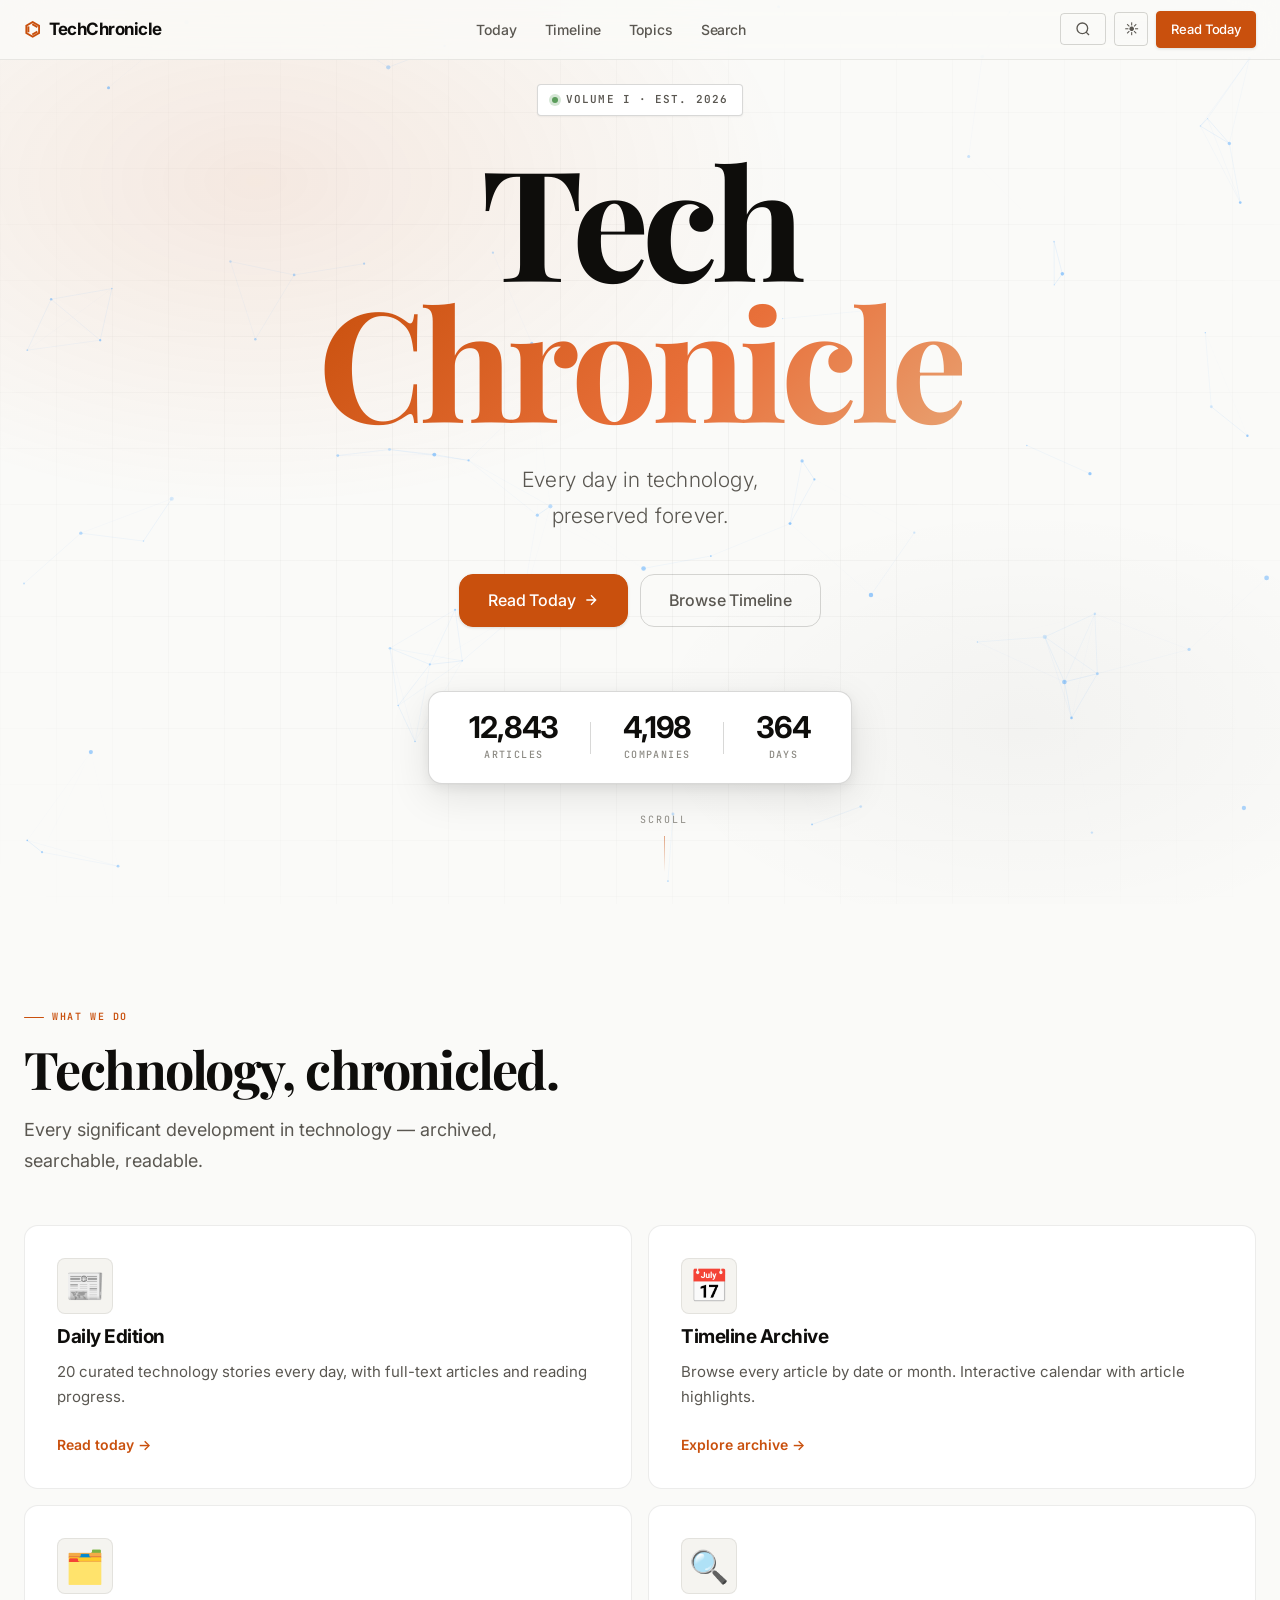
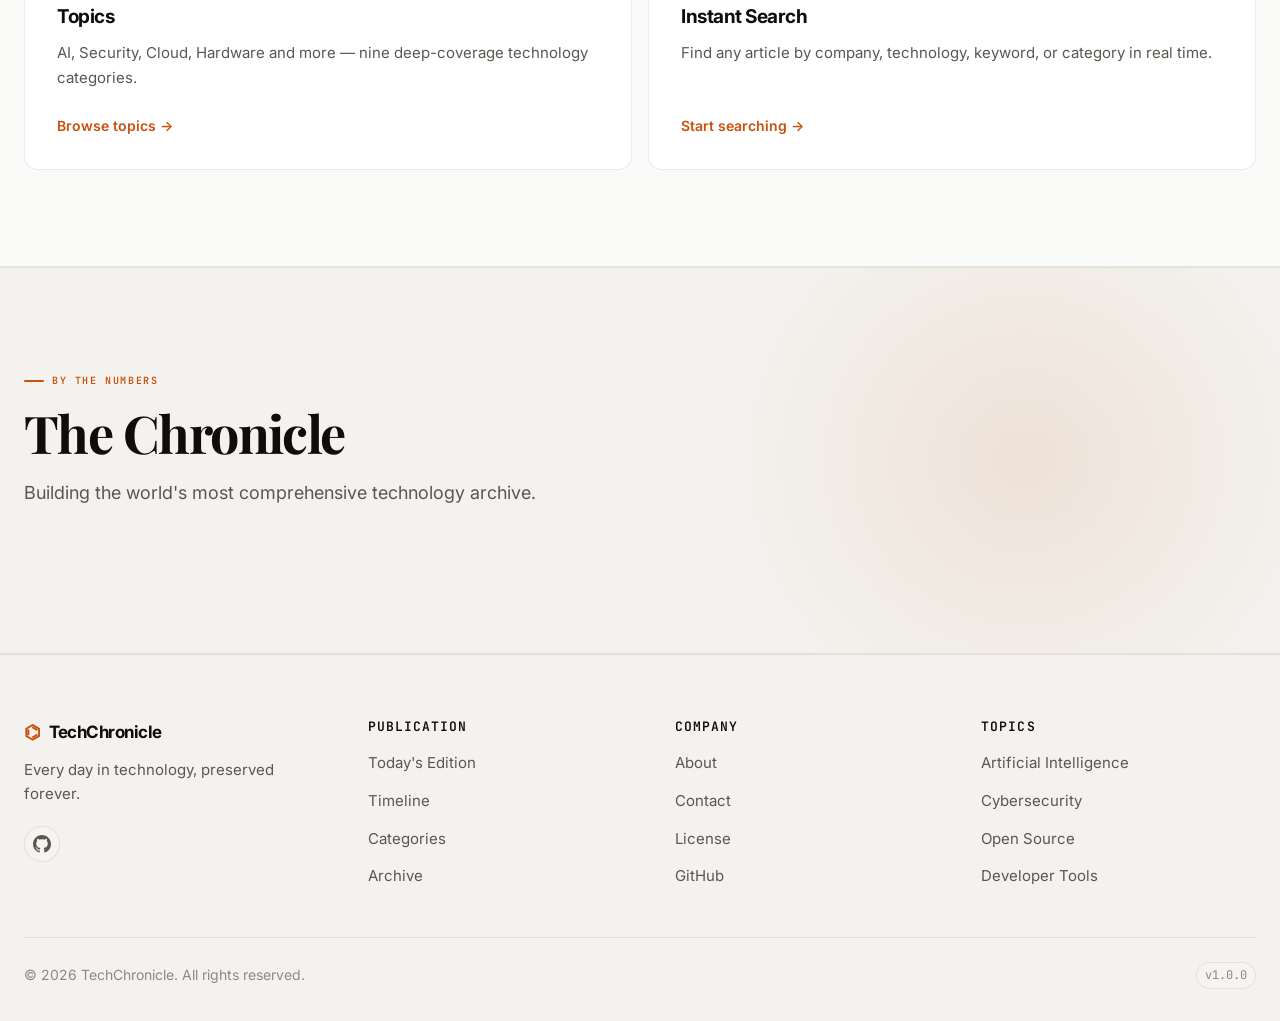
<file: index.html>
<!DOCTYPE html>
<html lang="en" data-theme="light">
<head>
  <meta charset="UTF-8" />
  <meta name="viewport" content="width=device-width, initial-scale=1.0" />
  <meta name="description" content="TechChronicle — Every day in technology, preserved forever. Premium daily technology publication." />
  <meta name="keywords" content="technology, news, AI, programming, cybersecurity, cloud, startups" />
  <meta property="og:title" content="TechChronicle" />
  <meta property="og:description" content="Every day in technology, preserved forever." />
  <meta property="og:type" content="website" />
  <title>TechChronicle — Every day in technology, preserved forever.</title>
  <link rel="stylesheet" href="css/variables.css" />
  <link rel="stylesheet" href="css/reset.css" />
  <link rel="stylesheet" href="css/typography.css" />
  <link rel="stylesheet" href="css/layout.css" />
  <link rel="stylesheet" href="css/components.css" />
  <link rel="stylesheet" href="css/hero.css" />
  <link rel="stylesheet" href="css/stats.css" />
  <link rel="stylesheet" href="css/footer.css" />
  <link rel="stylesheet" href="css/animations.css" />
  <link rel="stylesheet" href="css/pages.css" />
  <link rel="stylesheet" href="css/dark-mode.css" />
  <link rel="preconnect" href="https://fonts.googleapis.com" />
  <link rel="preconnect" href="https://fonts.gstatic.com" crossorigin />
  <link href="https://fonts.googleapis.com/css2?family=Inter:wght@300;400;500;600;700;800&family=Playfair+Display:ital,wght@0,400;0,700;1,400;1,700&family=JetBrains+Mono:wght@400;500;600&display=swap" rel="stylesheet" />
</head>
<body>

  <!-- Navigation -->
  <nav class="nav" id="nav" role="navigation" aria-label="Main navigation">
    <div class="nav__inner">
      <a href="index.html" class="nav__logo" aria-label="TechChronicle Home">
        <span class="nav__logo-icon" aria-hidden="true">⌬</span>
        <span class="nav__logo-text">TechChronicle</span>
      </a>
      <ul class="nav__links" role="list">
        <li><a href="today.html"    class="nav__link">Today</a></li>
        <li><a href="timeline.html" class="nav__link">Timeline</a></li>
        <li><a href="topics.html"   class="nav__link">Topics</a></li>
        <li><a href="search.html"   class="nav__link">Search</a></li>
      </ul>
      <div class="nav__actions">
        <a href="search.html" class="btn btn--ghost btn--sm" aria-label="Search">
          <svg width="16" height="16" viewBox="0 0 24 24" fill="none" stroke="currentColor" stroke-width="2" aria-hidden="true"><circle cx="11" cy="11" r="8"/><path d="m21 21-4.35-4.35"/></svg>
        </a>
        <button type="button" class="btn btn--ghost btn--sm theme-toggle" id="themeToggle" aria-label="Toggle dark mode">
          <span class="theme-toggle__icon theme-toggle__sun" aria-hidden="true">☀</span>
          <span class="theme-toggle__icon theme-toggle__moon" aria-hidden="true">◑</span>
        </button>
        <a href="today.html" class="btn btn--primary btn--sm">Read Today</a>
      </div>
      <button type="button" class="nav__hamburger" id="navHamburger" aria-label="Toggle menu" aria-expanded="false">
        <span></span><span></span><span></span>
      </button>
    </div>
  </nav>

  <!-- Hero Section -->
  <section class="hero" id="hero" aria-label="Hero">
    <canvas class="hero__canvas" id="heroCanvas" aria-hidden="true"></canvas>
    <div class="hero__grid" aria-hidden="true"></div>
    <div class="hero__inner">
      <div class="hero__badge reveal">
        <span class="hero__badge-dot" aria-hidden="true"></span>
        Volume I · Est. 2026
      </div>
      <h1 class="hero__title reveal">
        <span class="hero__title-line">Tech</span><span class="hero__title-accent">Chronicle</span>
      </h1>
      <p class="hero__subtitle reveal">Every day in technology,<br />preserved forever.</p>
      <div class="hero__actions reveal">
        <a href="today.html" class="btn btn--primary btn--lg">
          Read Today
          <svg width="16" height="16" viewBox="0 0 24 24" fill="none" stroke="currentColor" stroke-width="2" aria-hidden="true"><path d="M5 12h14M12 5l7 7-7 7"/></svg>
        </a>
        <a href="timeline.html" class="btn btn--ghost btn--lg">Browse Timeline</a>
      </div>
      <div class="hero__meta reveal">
        <div class="hero__stat">
          <span class="hero__stat-value" data-count="12847">0</span>
          <span class="hero__stat-label">Articles</span>
        </div>
        <div class="hero__divider" aria-hidden="true"></div>
        <div class="hero__stat">
          <span class="hero__stat-value" data-count="4200">0</span>
          <span class="hero__stat-label">Companies</span>
        </div>
        <div class="hero__divider" aria-hidden="true"></div>
        <div class="hero__stat">
          <span class="hero__stat-value" data-count="365">0</span>
          <span class="hero__stat-label">Days</span>
        </div>
      </div>
    </div>
    <div class="hero__scroll-hint reveal" aria-hidden="true">
      <span>Scroll</span>
      <div class="hero__scroll-line"></div>
    </div>
  </section>

  <!-- Feature Cards -->
  <section class="features" id="features" aria-label="Features">
    <div class="container">
      <div class="section-header reveal">
        <div class="section-eyebrow">What we do</div>
        <h2 class="section-title">Technology, chronicled.</h2>
        <p class="section-desc">Every significant development in technology — archived, searchable, readable.</p>
      </div>
      <div class="features__grid reveal">
        <a href="today.html" class="feature-card">
          <div class="feature-card__icon">📰</div>
          <h3 class="feature-card__title">Daily Edition</h3>
          <p class="feature-card__desc">20 curated technology stories every day, with full-text articles and reading progress.</p>
          <span class="feature-card__link">Read today →</span>
        </a>
        <a href="timeline.html" class="feature-card">
          <div class="feature-card__icon">📅</div>
          <h3 class="feature-card__title">Timeline Archive</h3>
          <p class="feature-card__desc">Browse every article by date or month. Interactive calendar with article highlights.</p>
          <span class="feature-card__link">Explore archive →</span>
        </a>
        <a href="topics.html" class="feature-card">
          <div class="feature-card__icon">🗂️</div>
          <h3 class="feature-card__title">Topics</h3>
          <p class="feature-card__desc">AI, Security, Cloud, Hardware and more — nine deep-coverage technology categories.</p>
          <span class="feature-card__link">Browse topics →</span>
        </a>
        <a href="search.html" class="feature-card">
          <div class="feature-card__icon">🔍</div>
          <h3 class="feature-card__title">Instant Search</h3>
          <p class="feature-card__desc">Find any article by company, technology, keyword, or category in real time.</p>
          <span class="feature-card__link">Start searching →</span>
        </a>
      </div>
    </div>
  </section>

  <!-- Statistics -->
  <section class="stats-section" id="stats" aria-label="Statistics">
    <div class="container">
      <div class="section-header reveal">
        <div class="section-eyebrow">By the Numbers</div>
        <h2 class="section-title">The Chronicle</h2>
        <p class="section-desc">Building the world's most comprehensive technology archive.</p>
      </div>
      <div class="stats-grid reveal" id="statsGrid" role="list"></div>
    </div>
  </section>

  <!-- Footer -->
  <footer class="footer" role="contentinfo">
    <div class="container">
      <div class="footer__top">
        <div class="footer__brand">
          <a href="index.html" class="nav__logo" aria-label="TechChronicle Home">
            <span class="nav__logo-icon" aria-hidden="true">⌬</span>
            <span class="nav__logo-text">TechChronicle</span>
          </a>
          <p class="footer__tagline">Every day in technology, preserved forever.</p>
          <div class="footer__social">
            <a href="https://github.com/Aman-0402" class="footer__social-link" aria-label="GitHub" rel="noopener">
              <svg width="18" height="18" viewBox="0 0 24 24" fill="currentColor" aria-hidden="true"><path d="M12 0C5.37 0 0 5.37 0 12c0 5.31 3.435 9.795 8.205 11.385.6.105.825-.255.825-.57 0-.285-.015-1.23-.015-2.235-3.015.555-3.795-.735-4.035-1.41-.135-.345-.72-1.41-1.23-1.695-.42-.225-1.02-.78-.015-.795.945-.015 1.62.87 1.845 1.23 1.08 1.815 2.805 1.305 3.495.99.105-.78.42-1.305.765-1.605-2.67-.3-5.46-1.335-5.46-5.925 0-1.305.465-2.385 1.23-3.225-.12-.3-.54-1.53.12-3.18 0 0 1.005-.315 3.3 1.23.96-.27 1.98-.405 3-.405s2.04.135 3 .405c2.295-1.56 3.3-1.23 3.3-1.23.66 1.65.24 2.88.12 3.18.765.84 1.23 1.905 1.23 3.225 0 4.605-2.805 5.625-5.475 5.925.435.375.81 1.095.81 2.22 0 1.605-.015 2.895-.015 3.3 0 .315.225.69.825.57A12.02 12.02 0 0 0 24 12c0-6.63-5.37-12-12-12z"/></svg>
            </a>
          </div>
        </div>
        <div class="footer__links">
          <div class="footer__col">
            <h4 class="footer__col-title">Publication</h4>
            <ul class="footer__col-list" role="list">
              <li><a href="today.html"    class="footer__link">Today's Edition</a></li>
              <li><a href="timeline.html" class="footer__link">Timeline</a></li>
              <li><a href="topics.html"   class="footer__link">Categories</a></li>
              <li><a href="timeline.html" class="footer__link">Archive</a></li>
            </ul>
          </div>
          <div class="footer__col">
            <h4 class="footer__col-title">Company</h4>
            <ul class="footer__col-list" role="list">
              <li><a href="#" class="footer__link">About</a></li>
              <li><a href="#" class="footer__link">Contact</a></li>
              <li><a href="#" class="footer__link">License</a></li>
              <li><a href="https://github.com/Aman-0402" class="footer__link" rel="noopener">GitHub</a></li>
            </ul>
          </div>
          <div class="footer__col">
            <h4 class="footer__col-title">Topics</h4>
            <ul class="footer__col-list" role="list">
              <li><a href="topics.html" class="footer__link">Artificial Intelligence</a></li>
              <li><a href="topics.html" class="footer__link">Cybersecurity</a></li>
              <li><a href="topics.html" class="footer__link">Open Source</a></li>
              <li><a href="topics.html" class="footer__link">Developer Tools</a></li>
            </ul>
          </div>
        </div>
      </div>
      <div class="footer__bottom">
        <p class="footer__copy">© 2026 TechChronicle. All rights reserved.</p>
        <p class="footer__version">v1.0.0</p>
      </div>
    </div>
  </footer>

  <script src="js/data.js"></script>
  <script src="js/theme.js"></script>
  <script src="js/canvas.js"></script>
  <script src="js/hero.js"></script>
  <script src="js/stats.js"></script>
  <script src="js/nav.js"></script>
  <script src="js/animations.js"></script>
  <script src="js/app.js"></script>
</body>
</html>
</file>
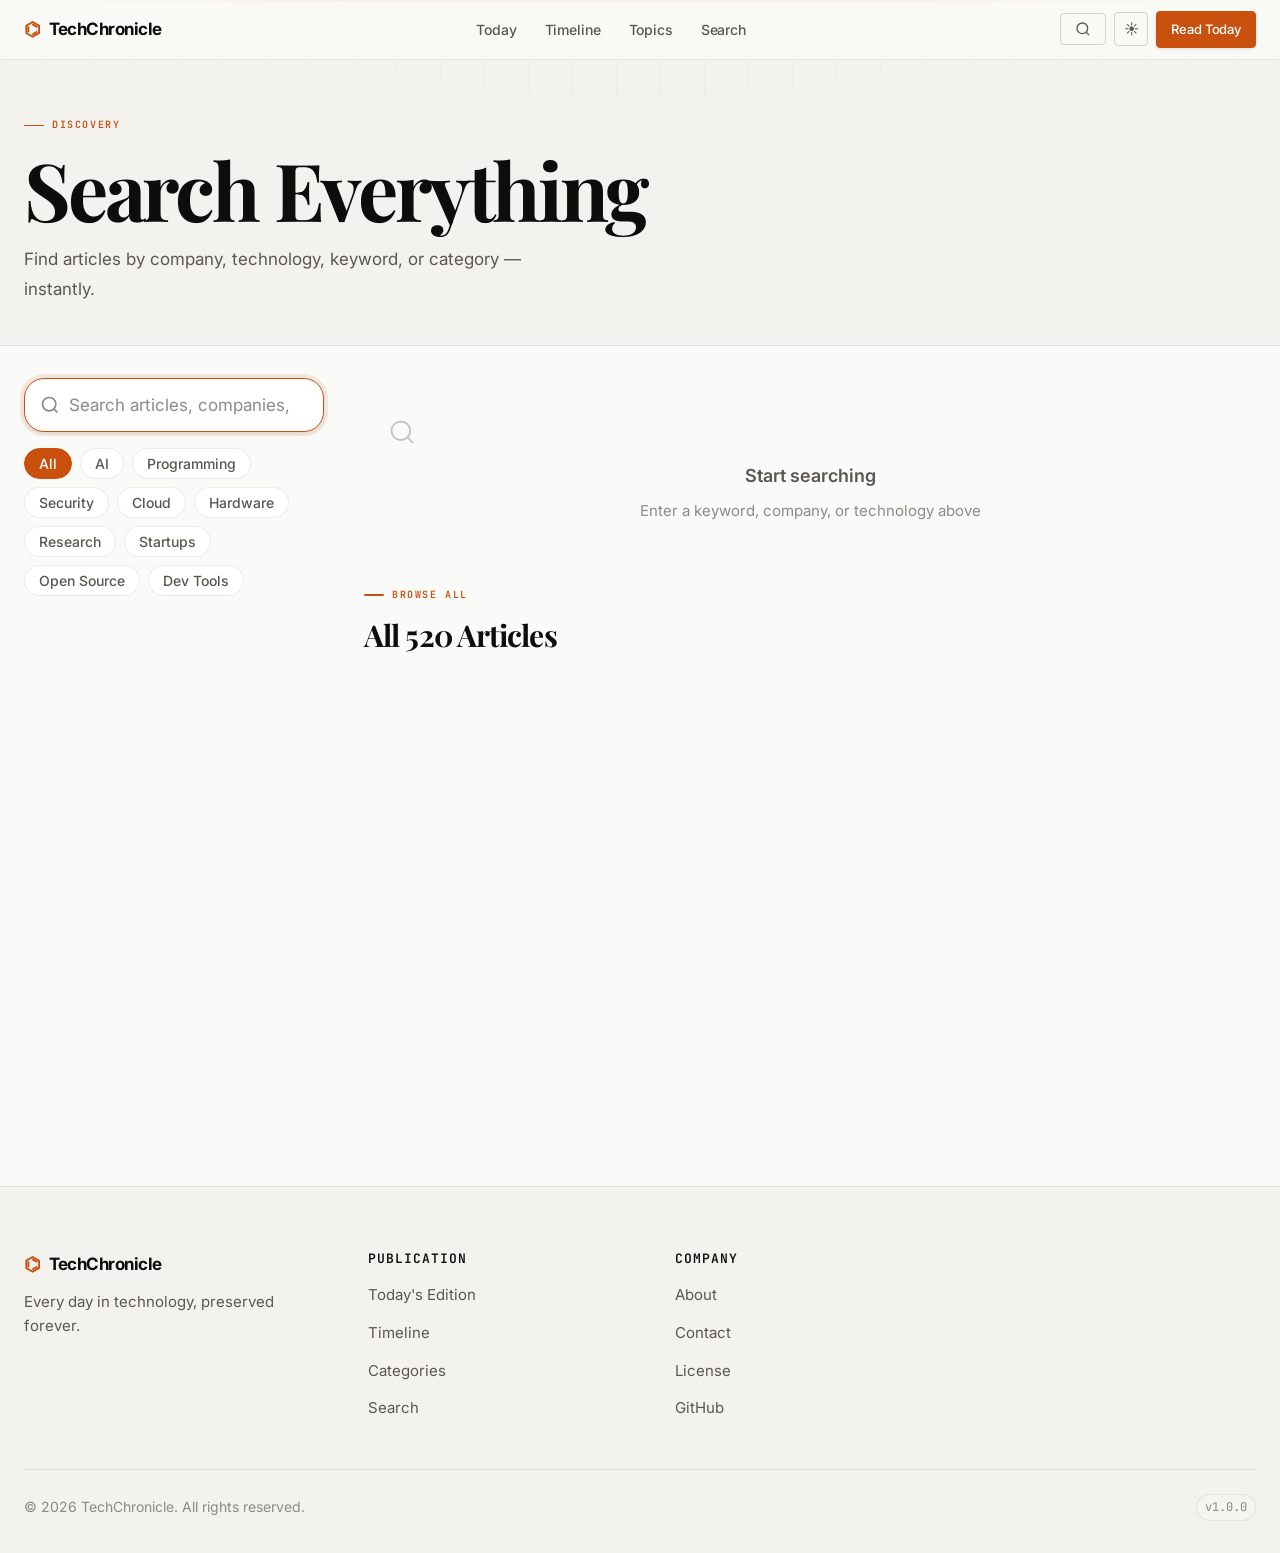
<file: search.html>
<!DOCTYPE html>
<html lang="en" data-theme="light">
<head>
  <meta charset="UTF-8" />
  <meta name="viewport" content="width=device-width, initial-scale=1.0" />
  <meta name="description" content="TechChronicle Search — Find articles by company, technology, keyword, or category." />
  <title>Search — TechChronicle</title>
  <link rel="stylesheet" href="css/variables.css" />
  <link rel="stylesheet" href="css/reset.css" />
  <link rel="stylesheet" href="css/typography.css" />
  <link rel="stylesheet" href="css/layout.css" />
  <link rel="stylesheet" href="css/components.css" />
  <link rel="stylesheet" href="css/search.css" />
  <link rel="stylesheet" href="css/reader.css" />
  <link rel="stylesheet" href="css/footer.css" />
  <link rel="stylesheet" href="css/animations.css" />
  <link rel="stylesheet" href="css/pages.css" />
  <link rel="stylesheet" href="css/dark-mode.css" />
  <link rel="preconnect" href="https://fonts.googleapis.com" />
  <link rel="preconnect" href="https://fonts.gstatic.com" crossorigin />
  <link href="https://fonts.googleapis.com/css2?family=Inter:wght@300;400;500;600;700;800&family=Playfair+Display:ital,wght@0,400;0,700;1,400;1,700&family=JetBrains+Mono:wght@400;500;600&display=swap" rel="stylesheet" />
</head>
<body>

  <!-- Navigation -->
  <nav class="nav" id="nav" role="navigation" aria-label="Main navigation">
    <div class="nav__inner">
      <a href="index.html" class="nav__logo" aria-label="TechChronicle Home">
        <span class="nav__logo-icon" aria-hidden="true">⌬</span>
        <span class="nav__logo-text">TechChronicle</span>
      </a>
      <ul class="nav__links" role="list">
        <li><a href="today.html"    class="nav__link">Today</a></li>
        <li><a href="timeline.html" class="nav__link">Timeline</a></li>
        <li><a href="topics.html"   class="nav__link">Topics</a></li>
        <li><a href="search.html"   class="nav__link active">Search</a></li>
      </ul>
      <div class="nav__actions">
        <a href="search.html" class="btn btn--ghost btn--sm" aria-label="Search">
          <svg width="16" height="16" viewBox="0 0 24 24" fill="none" stroke="currentColor" stroke-width="2" aria-hidden="true"><circle cx="11" cy="11" r="8"/><path d="m21 21-4.35-4.35"/></svg>
        </a>
        <button type="button" class="btn btn--ghost btn--sm theme-toggle" id="themeToggle" aria-label="Toggle dark mode">
          <span class="theme-toggle__icon theme-toggle__sun" aria-hidden="true">☀</span>
          <span class="theme-toggle__icon theme-toggle__moon" aria-hidden="true">◑</span>
        </button>
        <a href="today.html" class="btn btn--primary btn--sm">Read Today</a>
      </div>
      <button type="button" class="nav__hamburger" id="navHamburger" aria-label="Toggle menu" aria-expanded="false">
        <span></span><span></span><span></span>
      </button>
    </div>
  </nav>

  <!-- Page Header -->
  <div class="page-header">
    <div class="container">
      <div class="page-header__inner">
        <div class="section-eyebrow">Discovery</div>
        <h1 class="page-header__title">Search Everything</h1>
        <p class="page-header__desc">Find articles by company, technology, keyword, or category — instantly.</p>
      </div>
    </div>
  </div>

  <!-- Search -->
  <section class="search-section search-page" id="search-section" aria-label="Search">
    <div class="container">
      <div class="search" id="searchWidget">

        <!-- Left: input + filters -->
        <div class="search__controls">
          <div class="search__input-wrap">
            <svg class="search__icon" width="20" height="20" viewBox="0 0 24 24" fill="none" stroke="currentColor" stroke-width="2" aria-hidden="true"><circle cx="11" cy="11" r="8"/><path d="m21 21-4.35-4.35"/></svg>
            <input
              type="search"
              class="search__input"
              id="searchInput"
              placeholder="Search articles, companies, technologies…"
              autocomplete="off"
              aria-label="Search articles"
              aria-controls="searchResults"
              autofocus
            />
            <button type="button" class="search__clear" id="searchClear" aria-label="Clear search" hidden>
              <svg width="16" height="16" viewBox="0 0 24 24" fill="none" stroke="currentColor" stroke-width="2" aria-hidden="true"><path d="M18 6 6 18M6 6l12 12"/></svg>
            </button>
          </div>
          <div class="search__filters" role="group" aria-label="Filter by category">
            <button type="button" class="search__filter active" data-filter="all">All</button>
            <button type="button" class="search__filter" data-filter="AI">AI</button>
            <button type="button" class="search__filter" data-filter="Programming">Programming</button>
            <button type="button" class="search__filter" data-filter="Cybersecurity">Security</button>
            <button type="button" class="search__filter" data-filter="Cloud">Cloud</button>
            <button type="button" class="search__filter" data-filter="Hardware">Hardware</button>
            <button type="button" class="search__filter" data-filter="Research">Research</button>
            <button type="button" class="search__filter" data-filter="Startups">Startups</button>
            <button type="button" class="search__filter" data-filter="Open Source">Open Source</button>
            <button type="button" class="search__filter" data-filter="Dev Tools">Dev Tools</button>
          </div>
        </div>

        <!-- Right: results panel -->
        <div class="search__panel">
          <div class="search__results" id="searchResults" role="region" aria-live="polite" aria-label="Search results"></div>

          <!-- Browse all (shown when no query) -->
          <div class="search-browse" id="searchBrowse">
            <div class="section-header section-header--browse">
              <div class="section-eyebrow">Browse all</div>
              <h2 class="section-title section-title--sm">All 520 Articles</h2>
            </div>
            <div class="search-browse__grid" id="browseGrid"></div>
          </div>
        </div><!-- /.search__panel -->

      </div><!-- /.search -->
    </div><!-- /.container -->
  </section>

  <!-- Reader overlay -->
  <section class="reader" id="reader" aria-label="Article Reader" hidden>
    <div class="reader__progress" id="readerProgress" role="progressbar" aria-valuemin="0" aria-valuemax="100" aria-valuenow="0">
      <div class="reader__progress-bar" id="readerProgressBar"></div>
    </div>
    <div class="reader__header">
      <button type="button" class="btn btn--ghost btn--sm" id="closeReader" aria-label="Close reader">
        <svg width="16" height="16" viewBox="0 0 24 24" fill="none" stroke="currentColor" stroke-width="2" aria-hidden="true"><path d="M18 6 6 18M6 6l12 12"/></svg>
        Close
      </button>
      <div class="reader__page-indicator" id="pageIndicator">Page 1 of 20</div>
      <div class="reader__reading-time" id="readerTime">5 min read</div>
    </div>
    <div class="reader__content" id="readerContent" role="main" aria-live="polite"></div>
    <div class="reader__nav">
      <button type="button" class="btn btn--ghost" id="prevArticle" aria-label="Previous article">
        <svg width="16" height="16" viewBox="0 0 24 24" fill="none" stroke="currentColor" stroke-width="2" aria-hidden="true"><path d="m15 18-6-6 6-6"/></svg>
        Previous
      </button>
      <div class="reader__dots" id="readerDots" aria-label="Article navigation" role="tablist"></div>
      <button type="button" class="btn btn--primary" id="nextArticle" aria-label="Next article">
        Next
        <svg width="16" height="16" viewBox="0 0 24 24" fill="none" stroke="currentColor" stroke-width="2" aria-hidden="true"><path d="m9 18 6-6-6-6"/></svg>
      </button>
    </div>
  </section>

  <!-- Footer -->
  <footer class="footer" role="contentinfo">
    <div class="container">
      <div class="footer__top">
        <div class="footer__brand">
          <a href="index.html" class="nav__logo">
            <span class="nav__logo-icon" aria-hidden="true">⌬</span>
            <span class="nav__logo-text">TechChronicle</span>
          </a>
          <p class="footer__tagline">Every day in technology, preserved forever.</p>
        </div>
        <div class="footer__links">
          <div class="footer__col">
            <h4 class="footer__col-title">Publication</h4>
            <ul class="footer__col-list" role="list">
              <li><a href="today.html"    class="footer__link">Today's Edition</a></li>
              <li><a href="timeline.html" class="footer__link">Timeline</a></li>
              <li><a href="topics.html"   class="footer__link">Categories</a></li>
              <li><a href="search.html"   class="footer__link">Search</a></li>
            </ul>
          </div>
          <div class="footer__col">
            <h4 class="footer__col-title">Company</h4>
            <ul class="footer__col-list" role="list">
              <li><a href="#" class="footer__link">About</a></li>
              <li><a href="#" class="footer__link">Contact</a></li>
              <li><a href="#" class="footer__link">License</a></li>
              <li><a href="https://github.com/Aman-0402" class="footer__link" rel="noopener">GitHub</a></li>
            </ul>
          </div>
        </div>
      </div>
      <div class="footer__bottom">
        <p class="footer__copy">© 2026 TechChronicle. All rights reserved.</p>
        <p class="footer__version">v1.0.0</p>
      </div>
    </div>
  </footer>

  <script src="js/data.js"></script>
  <script src="js/theme.js"></script>
  <script src="js/search.js"></script>
  <script src="js/reader.js"></script>
  <script src="js/nav.js"></script>
  <script src="js/animations.js"></script>
  <script src="js/app.js"></script>
</body>
</html>
</file>
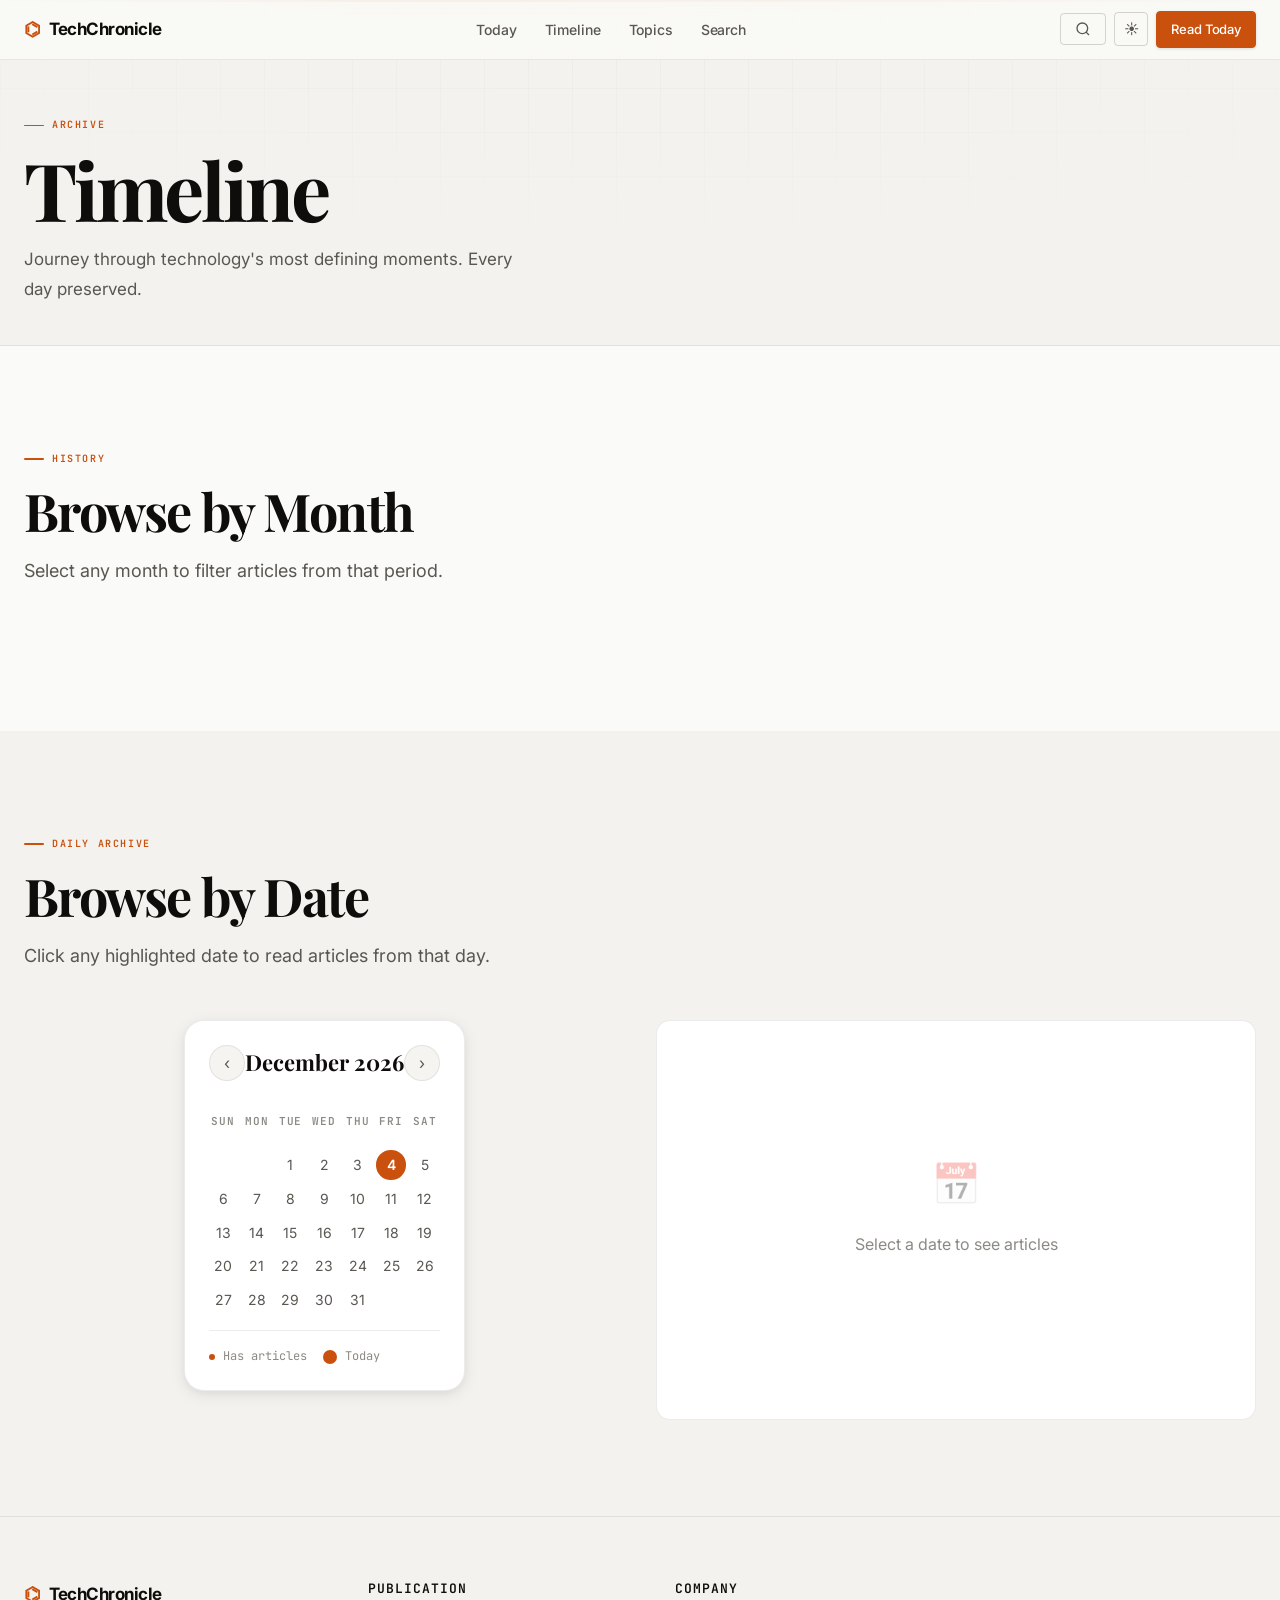
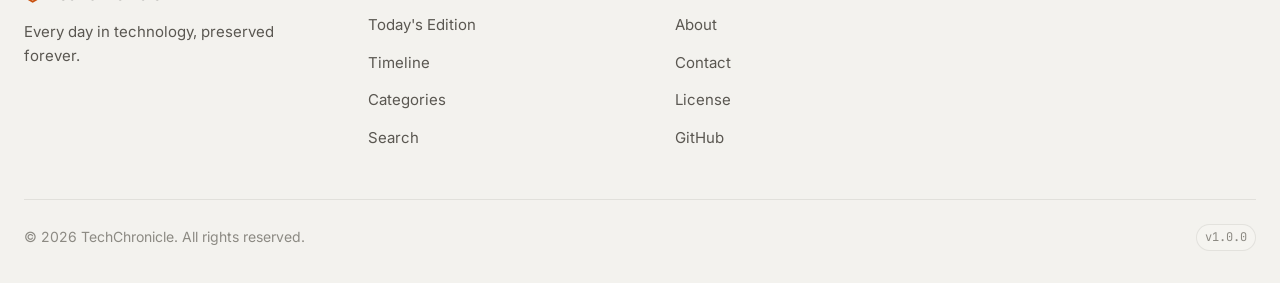
<file: timeline.html>
<!DOCTYPE html>
<html lang="en" data-theme="light">
<head>
  <meta charset="UTF-8" />
  <meta name="viewport" content="width=device-width, initial-scale=1.0" />
  <meta name="description" content="TechChronicle Timeline — Browse the complete archive by date, month, and year." />
  <title>Timeline & Archive — TechChronicle</title>
  <link rel="stylesheet" href="css/variables.css" />
  <link rel="stylesheet" href="css/reset.css" />
  <link rel="stylesheet" href="css/typography.css" />
  <link rel="stylesheet" href="css/layout.css" />
  <link rel="stylesheet" href="css/components.css" />
  <link rel="stylesheet" href="css/timeline.css" />
  <link rel="stylesheet" href="css/calendar.css" />
  <link rel="stylesheet" href="css/reader.css" />
  <link rel="stylesheet" href="css/footer.css" />
  <link rel="stylesheet" href="css/animations.css" />
  <link rel="stylesheet" href="css/pages.css" />
  <link rel="stylesheet" href="css/dark-mode.css" />
  <link rel="preconnect" href="https://fonts.googleapis.com" />
  <link rel="preconnect" href="https://fonts.gstatic.com" crossorigin />
  <link href="https://fonts.googleapis.com/css2?family=Inter:wght@300;400;500;600;700;800&family=Playfair+Display:ital,wght@0,400;0,700;1,400;1,700&family=JetBrains+Mono:wght@400;500;600&display=swap" rel="stylesheet" />
</head>
<body>

  <!-- Navigation -->
  <nav class="nav" id="nav" role="navigation" aria-label="Main navigation">
    <div class="nav__inner">
      <a href="index.html" class="nav__logo" aria-label="TechChronicle Home">
        <span class="nav__logo-icon" aria-hidden="true">⌬</span>
        <span class="nav__logo-text">TechChronicle</span>
      </a>
      <ul class="nav__links" role="list">
        <li><a href="today.html"    class="nav__link">Today</a></li>
        <li><a href="timeline.html" class="nav__link active">Timeline</a></li>
        <li><a href="topics.html"   class="nav__link">Topics</a></li>
        <li><a href="search.html"   class="nav__link">Search</a></li>
      </ul>
      <div class="nav__actions">
        <a href="search.html" class="btn btn--ghost btn--sm" aria-label="Search">
          <svg width="16" height="16" viewBox="0 0 24 24" fill="none" stroke="currentColor" stroke-width="2" aria-hidden="true"><circle cx="11" cy="11" r="8"/><path d="m21 21-4.35-4.35"/></svg>
        </a>
        <button type="button" class="btn btn--ghost btn--sm theme-toggle" id="themeToggle" aria-label="Toggle dark mode">
          <span class="theme-toggle__icon theme-toggle__sun" aria-hidden="true">☀</span>
          <span class="theme-toggle__icon theme-toggle__moon" aria-hidden="true">◑</span>
        </button>
        <a href="today.html" class="btn btn--primary btn--sm">Read Today</a>
      </div>
      <button type="button" class="nav__hamburger" id="navHamburger" aria-label="Toggle menu" aria-expanded="false">
        <span></span><span></span><span></span>
      </button>
    </div>
  </nav>

  <!-- Page Header -->
  <div class="page-header">
    <div class="container">
      <div class="page-header__inner">
        <div class="section-eyebrow">Archive</div>
        <h1 class="page-header__title">Timeline</h1>
        <p class="page-header__desc">Journey through technology's most defining moments. Every day preserved.</p>
      </div>
    </div>
  </div>

  <!-- Timeline -->
  <section class="timeline-section" id="timeline" aria-label="Timeline">
    <div class="container">
      <div class="section-header reveal">
        <div class="section-eyebrow">History</div>
        <h2 class="section-title">Browse by Month</h2>
        <p class="section-desc">Select any month to filter articles from that period.</p>
      </div>
      <div class="timeline" id="timelineWidget" role="list"></div>
    </div>
  </section>

  <!-- Calendar Archive -->
  <section class="calendar-section" id="calendar" aria-label="Article Calendar">
    <div class="container">
      <div class="section-header reveal">
        <div class="section-eyebrow">Daily Archive</div>
        <h2 class="section-title">Browse by Date</h2>
        <p class="section-desc">Click any highlighted date to read articles from that day.</p>
      </div>
      <div class="timeline-calendar-wrap reveal">
        <div class="calendar" id="calendarWidget" role="application" aria-label="Calendar"></div>
        <div class="calendar-articles" id="calendarArticles">
          <div class="calendar-articles__empty">
            <div class="calendar-articles__empty-icon">📅</div>
            <p>Select a date to see articles</p>
          </div>
        </div>
      </div>
    </div>
  </section>

  <!-- Reader overlay -->
  <section class="reader" id="reader" aria-label="Article Reader" hidden>
    <div class="reader__progress" id="readerProgress" role="progressbar" aria-valuemin="0" aria-valuemax="100" aria-valuenow="0">
      <div class="reader__progress-bar" id="readerProgressBar"></div>
    </div>
    <div class="reader__header">
      <button type="button" class="btn btn--ghost btn--sm" id="closeReader" aria-label="Close reader">
        <svg width="16" height="16" viewBox="0 0 24 24" fill="none" stroke="currentColor" stroke-width="2" aria-hidden="true"><path d="M18 6 6 18M6 6l12 12"/></svg>
        Close
      </button>
      <div class="reader__page-indicator" id="pageIndicator">Page 1 of 20</div>
      <div class="reader__reading-time" id="readerTime">5 min read</div>
    </div>
    <div class="reader__content" id="readerContent" role="main" aria-live="polite"></div>
    <div class="reader__nav">
      <button type="button" class="btn btn--ghost" id="prevArticle" aria-label="Previous article">
        <svg width="16" height="16" viewBox="0 0 24 24" fill="none" stroke="currentColor" stroke-width="2" aria-hidden="true"><path d="m15 18-6-6 6-6"/></svg>
        Previous
      </button>
      <div class="reader__dots" id="readerDots" aria-label="Article navigation" role="tablist"></div>
      <button type="button" class="btn btn--primary" id="nextArticle" aria-label="Next article">
        Next
        <svg width="16" height="16" viewBox="0 0 24 24" fill="none" stroke="currentColor" stroke-width="2" aria-hidden="true"><path d="m9 18 6-6-6-6"/></svg>
      </button>
    </div>
  </section>

  <!-- Footer -->
  <footer class="footer" role="contentinfo">
    <div class="container">
      <div class="footer__top">
        <div class="footer__brand">
          <a href="index.html" class="nav__logo">
            <span class="nav__logo-icon" aria-hidden="true">⌬</span>
            <span class="nav__logo-text">TechChronicle</span>
          </a>
          <p class="footer__tagline">Every day in technology, preserved forever.</p>
        </div>
        <div class="footer__links">
          <div class="footer__col">
            <h4 class="footer__col-title">Publication</h4>
            <ul class="footer__col-list" role="list">
              <li><a href="today.html"    class="footer__link">Today's Edition</a></li>
              <li><a href="timeline.html" class="footer__link">Timeline</a></li>
              <li><a href="topics.html"   class="footer__link">Categories</a></li>
              <li><a href="search.html"   class="footer__link">Search</a></li>
            </ul>
          </div>
          <div class="footer__col">
            <h4 class="footer__col-title">Company</h4>
            <ul class="footer__col-list" role="list">
              <li><a href="#" class="footer__link">About</a></li>
              <li><a href="#" class="footer__link">Contact</a></li>
              <li><a href="#" class="footer__link">License</a></li>
              <li><a href="https://github.com/Aman-0402" class="footer__link" rel="noopener">GitHub</a></li>
            </ul>
          </div>
        </div>
      </div>
      <div class="footer__bottom">
        <p class="footer__copy">© 2026 TechChronicle. All rights reserved.</p>
        <p class="footer__version">v1.0.0</p>
      </div>
    </div>
  </footer>

  <script src="js/data.js"></script>
  <script src="js/theme.js"></script>
  <script src="js/timeline.js"></script>
  <script src="js/calendar.js"></script>
  <script src="js/reader.js"></script>
  <script src="js/nav.js"></script>
  <script src="js/animations.js"></script>
  <script src="js/app.js"></script>
</body>
</html>
</file>
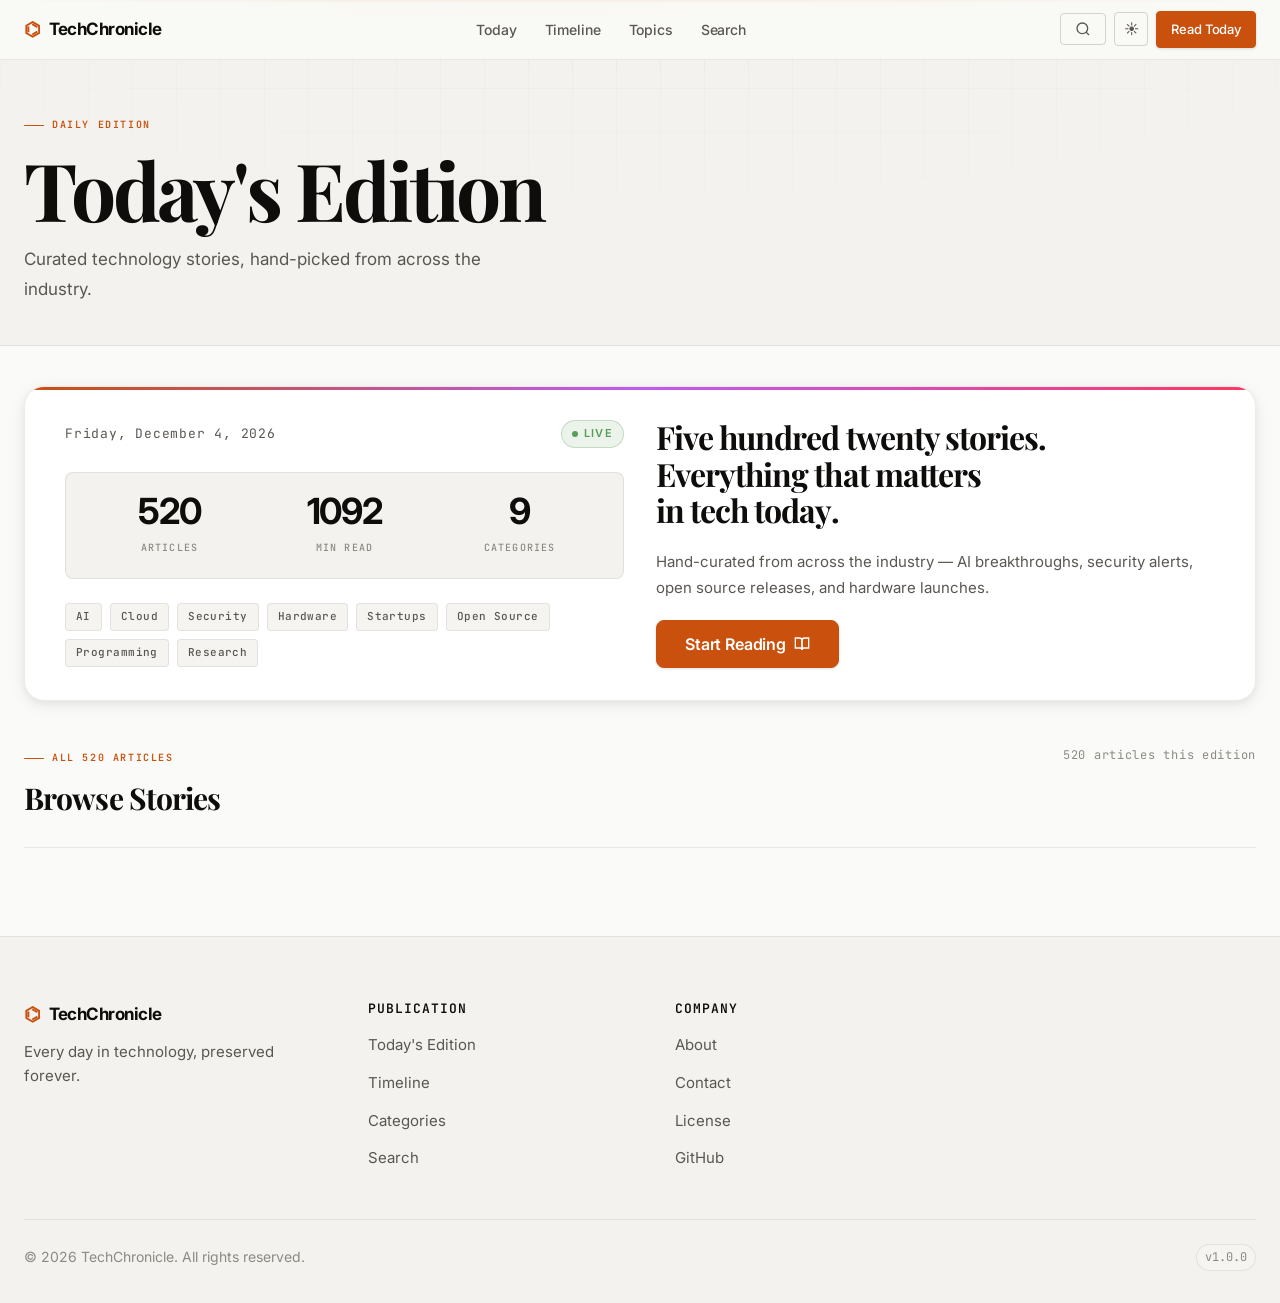
<file: today.html>
<!DOCTYPE html>
<html lang="en" data-theme="light">
<head>
  <meta charset="UTF-8" />
  <meta name="viewport" content="width=device-width, initial-scale=1.0" />
  <meta name="description" content="TechChronicle — Today's Edition. 20 curated technology stories, hand-picked from across the industry." />
  <title>Today's Edition — TechChronicle</title>
  <link rel="stylesheet" href="css/variables.css" />
  <link rel="stylesheet" href="css/reset.css" />
  <link rel="stylesheet" href="css/typography.css" />
  <link rel="stylesheet" href="css/layout.css" />
  <link rel="stylesheet" href="css/components.css" />
  <link rel="stylesheet" href="css/edition.css" />
  <link rel="stylesheet" href="css/reader.css" />
  <link rel="stylesheet" href="css/footer.css" />
  <link rel="stylesheet" href="css/animations.css" />
  <link rel="stylesheet" href="css/pages.css" />
  <link rel="stylesheet" href="css/dark-mode.css" />
  <link rel="preconnect" href="https://fonts.googleapis.com" />
  <link rel="preconnect" href="https://fonts.gstatic.com" crossorigin />
  <link href="https://fonts.googleapis.com/css2?family=Inter:wght@300;400;500;600;700;800&family=Playfair+Display:ital,wght@0,400;0,700;1,400;1,700&family=JetBrains+Mono:wght@400;500;600&display=swap" rel="stylesheet" />
</head>
<body>

  <!-- Navigation -->
  <nav class="nav" id="nav" role="navigation" aria-label="Main navigation">
    <div class="nav__inner">
      <a href="index.html" class="nav__logo" aria-label="TechChronicle Home">
        <span class="nav__logo-icon" aria-hidden="true">⌬</span>
        <span class="nav__logo-text">TechChronicle</span>
      </a>
      <ul class="nav__links" role="list">
        <li><a href="today.html"    class="nav__link active">Today</a></li>
        <li><a href="timeline.html" class="nav__link">Timeline</a></li>
        <li><a href="topics.html"   class="nav__link">Topics</a></li>
        <li><a href="search.html"   class="nav__link">Search</a></li>
      </ul>
      <div class="nav__actions">
        <a href="search.html" class="btn btn--ghost btn--sm" aria-label="Search">
          <svg width="16" height="16" viewBox="0 0 24 24" fill="none" stroke="currentColor" stroke-width="2" aria-hidden="true"><circle cx="11" cy="11" r="8"/><path d="m21 21-4.35-4.35"/></svg>
        </a>
        <button type="button" class="btn btn--ghost btn--sm theme-toggle" id="themeToggle" aria-label="Toggle dark mode">
          <span class="theme-toggle__icon theme-toggle__sun" aria-hidden="true">☀</span>
          <span class="theme-toggle__icon theme-toggle__moon" aria-hidden="true">◑</span>
        </button>
        <a href="today.html" class="btn btn--primary btn--sm">Read Today</a>
      </div>
      <button type="button" class="nav__hamburger" id="navHamburger" aria-label="Toggle menu" aria-expanded="false">
        <span></span><span></span><span></span>
      </button>
    </div>
  </nav>

  <!-- Page Header -->
  <div class="page-header">
    <div class="container">
      <div class="page-header__inner">
        <div class="section-eyebrow">Daily Edition</div>
        <h1 class="page-header__title">Today's Edition</h1>
        <p class="page-header__desc">Curated technology stories, hand-picked from across the industry.</p>
      </div>
    </div>
  </div>

  <!-- Today's Edition -->
  <section class="edition" id="edition" aria-label="Today's Edition">
    <div class="container">
      <div class="edition__card" id="editionCard">

        <!-- Left column: date, stats, categories -->
        <div class="edition__card-left">
          <div class="edition__card-header">
            <div class="edition__date" id="editionDate"></div>
            <div class="edition__badge">Live</div>
          </div>
          <div class="edition__stats">
            <div class="edition__stat">
              <span class="edition__stat-value">520</span>
              <span class="edition__stat-label">Articles</span>
            </div>
            <div class="edition__stat">
              <span class="edition__stat-value">1092</span>
              <span class="edition__stat-label">Min Read</span>
            </div>
            <div class="edition__stat">
              <span class="edition__stat-value">9</span>
              <span class="edition__stat-label">Categories</span>
            </div>
          </div>
          <div class="edition__categories" id="editionCategories">
            <span class="tag">AI</span>
            <span class="tag">Cloud</span>
            <span class="tag">Security</span>
            <span class="tag">Hardware</span>
            <span class="tag">Startups</span>
            <span class="tag">Open Source</span>
            <span class="tag">Programming</span>
            <span class="tag">Research</span>
          </div>
        </div>

        <!-- Right column: headline + CTA -->
        <div class="edition__card-right">
          <p class="edition__headline">Five hundred twenty stories.<br>Everything that matters<br>in tech today.</p>
          <p class="edition__desc">Hand-curated from across the industry — AI breakthroughs, security alerts, open source releases, and hardware launches.</p>
          <button type="button" class="btn btn--primary edition__cta" id="startReadingBtn">
            Start Reading
            <svg width="16" height="16" viewBox="0 0 24 24" fill="none" stroke="currentColor" stroke-width="2" aria-hidden="true"><path d="M2 3h6a4 4 0 0 1 4 4v14a3 3 0 0 0-3-3H2z"/><path d="M22 3h-6a4 4 0 0 0-4 4v14a3 3 0 0 1 3-3h7z"/></svg>
          </button>
        </div>

      </div>

      <!-- Article Grid -->
      <div class="edition__section-header">
        <div>
          <div class="section-eyebrow">All 520 Articles</div>
          <h2 class="section-title section-title--sm">Browse Stories</h2>
        </div>
        <span class="edition__section-count">520 articles this edition</span>
      </div>
      <div class="edition__preview" id="articlePreviewGrid"></div>
    </div>
  </section>

  <!-- Reader (inline overlay) -->
  <section class="reader" id="reader" aria-label="Article Reader" hidden>
    <div class="reader__progress" id="readerProgress" role="progressbar" aria-valuemin="0" aria-valuemax="100" aria-valuenow="0">
      <div class="reader__progress-bar" id="readerProgressBar"></div>
    </div>
    <div class="reader__header">
      <button type="button" class="btn btn--ghost btn--sm" id="closeReader" aria-label="Close reader">
        <svg width="16" height="16" viewBox="0 0 24 24" fill="none" stroke="currentColor" stroke-width="2" aria-hidden="true"><path d="M18 6 6 18M6 6l12 12"/></svg>
        Close
      </button>
      <div class="reader__page-indicator" id="pageIndicator">Page 1 of 20</div>
      <div class="reader__reading-time" id="readerTime">5 min read</div>
    </div>
    <div class="reader__content" id="readerContent" role="main" aria-live="polite"></div>
    <div class="reader__nav">
      <button type="button" class="btn btn--ghost" id="prevArticle" aria-label="Previous article">
        <svg width="16" height="16" viewBox="0 0 24 24" fill="none" stroke="currentColor" stroke-width="2" aria-hidden="true"><path d="m15 18-6-6 6-6"/></svg>
        Previous
      </button>
      <div class="reader__dots" id="readerDots" aria-label="Article navigation" role="tablist"></div>
      <button type="button" class="btn btn--primary" id="nextArticle" aria-label="Next article">
        Next
        <svg width="16" height="16" viewBox="0 0 24 24" fill="none" stroke="currentColor" stroke-width="2" aria-hidden="true"><path d="m9 18 6-6-6-6"/></svg>
      </button>
    </div>
  </section>

  <!-- Footer -->
  <footer class="footer" role="contentinfo">
    <div class="container">
      <div class="footer__top">
        <div class="footer__brand">
          <a href="index.html" class="nav__logo" aria-label="TechChronicle Home">
            <span class="nav__logo-icon" aria-hidden="true">⌬</span>
            <span class="nav__logo-text">TechChronicle</span>
          </a>
          <p class="footer__tagline">Every day in technology, preserved forever.</p>
        </div>
        <div class="footer__links">
          <div class="footer__col">
            <h4 class="footer__col-title">Publication</h4>
            <ul class="footer__col-list" role="list">
              <li><a href="today.html"    class="footer__link">Today's Edition</a></li>
              <li><a href="timeline.html" class="footer__link">Timeline</a></li>
              <li><a href="topics.html"   class="footer__link">Categories</a></li>
              <li><a href="search.html"   class="footer__link">Search</a></li>
            </ul>
          </div>
          <div class="footer__col">
            <h4 class="footer__col-title">Company</h4>
            <ul class="footer__col-list" role="list">
              <li><a href="#" class="footer__link">About</a></li>
              <li><a href="#" class="footer__link">Contact</a></li>
              <li><a href="#" class="footer__link">License</a></li>
              <li><a href="https://github.com/Aman-0402" class="footer__link" rel="noopener">GitHub</a></li>
            </ul>
          </div>
        </div>
      </div>
      <div class="footer__bottom">
        <p class="footer__copy">© 2026 TechChronicle. All rights reserved.</p>
        <p class="footer__version">v1.0.0</p>
      </div>
    </div>
  </footer>

  <script src="js/data.js"></script>
  <script src="js/theme.js"></script>
  <script src="js/edition.js"></script>
  <script src="js/reader.js"></script>
  <script src="js/nav.js"></script>
  <script src="js/animations.js"></script>
  <script src="js/app.js"></script>
</body>
</html>
</file>
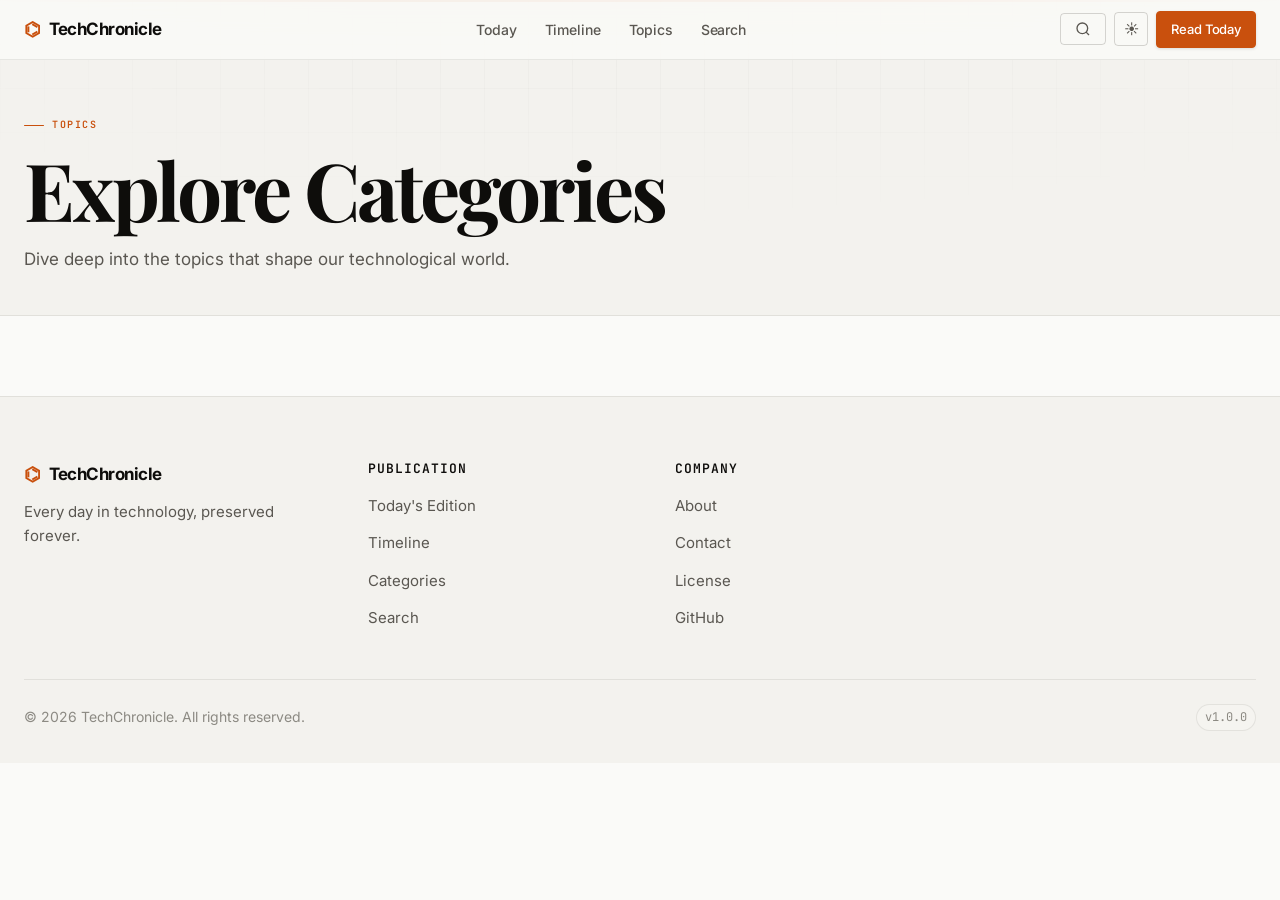
<file: topics.html>
<!DOCTYPE html>
<html lang="en" data-theme="light">
<head>
  <meta charset="UTF-8" />
  <meta name="viewport" content="width=device-width, initial-scale=1.0" />
  <meta name="description" content="TechChronicle Topics — Explore AI, Programming, Cybersecurity, Cloud, Hardware, Research, Startups, and Open Source." />
  <title>Topics — TechChronicle</title>
  <link rel="stylesheet" href="css/variables.css" />
  <link rel="stylesheet" href="css/reset.css" />
  <link rel="stylesheet" href="css/typography.css" />
  <link rel="stylesheet" href="css/layout.css" />
  <link rel="stylesheet" href="css/components.css" />
  <link rel="stylesheet" href="css/categories.css" />
  <link rel="stylesheet" href="css/edition.css" />
  <link rel="stylesheet" href="css/reader.css" />
  <link rel="stylesheet" href="css/footer.css" />
  <link rel="stylesheet" href="css/animations.css" />
  <link rel="stylesheet" href="css/pages.css" />
  <link rel="stylesheet" href="css/dark-mode.css" />
  <link rel="preconnect" href="https://fonts.googleapis.com" />
  <link rel="preconnect" href="https://fonts.gstatic.com" crossorigin />
  <link href="https://fonts.googleapis.com/css2?family=Inter:wght@300;400;500;600;700;800&family=Playfair+Display:ital,wght@0,400;0,700;1,400;1,700&family=JetBrains+Mono:wght@400;500;600&display=swap" rel="stylesheet" />
</head>
<body>

  <!-- Navigation -->
  <nav class="nav" id="nav" role="navigation" aria-label="Main navigation">
    <div class="nav__inner">
      <a href="index.html" class="nav__logo" aria-label="TechChronicle Home">
        <span class="nav__logo-icon" aria-hidden="true">⌬</span>
        <span class="nav__logo-text">TechChronicle</span>
      </a>
      <ul class="nav__links" role="list">
        <li><a href="today.html"    class="nav__link">Today</a></li>
        <li><a href="timeline.html" class="nav__link">Timeline</a></li>
        <li><a href="topics.html"   class="nav__link active">Topics</a></li>
        <li><a href="search.html"   class="nav__link">Search</a></li>
      </ul>
      <div class="nav__actions">
        <a href="search.html" class="btn btn--ghost btn--sm" aria-label="Search">
          <svg width="16" height="16" viewBox="0 0 24 24" fill="none" stroke="currentColor" stroke-width="2" aria-hidden="true"><circle cx="11" cy="11" r="8"/><path d="m21 21-4.35-4.35"/></svg>
        </a>
        <button type="button" class="btn btn--ghost btn--sm theme-toggle" id="themeToggle" aria-label="Toggle dark mode">
          <span class="theme-toggle__icon theme-toggle__sun" aria-hidden="true">☀</span>
          <span class="theme-toggle__icon theme-toggle__moon" aria-hidden="true">◑</span>
        </button>
        <a href="today.html" class="btn btn--primary btn--sm">Read Today</a>
      </div>
      <button type="button" class="nav__hamburger" id="navHamburger" aria-label="Toggle menu" aria-expanded="false">
        <span></span><span></span><span></span>
      </button>
    </div>
  </nav>

  <!-- Page Header -->
  <div class="page-header">
    <div class="container">
      <div class="page-header__inner">
        <div class="section-eyebrow">Topics</div>
        <h1 class="page-header__title">Explore Categories</h1>
        <p class="page-header__desc">Dive deep into the topics that shape our technological world.</p>
      </div>
    </div>
  </div>

  <!-- Categories -->
  <section class="categories-section" id="categories" aria-label="Categories">
    <div class="container">
      <div class="categories-grid" id="categoriesGrid" role="list"></div>
    </div>
  </section>

  <!-- Active Category Articles -->
  <section class="topic-articles" id="topicArticles" aria-label="Category articles" hidden>
    <div class="container">
      <div class="topic-articles__header">
        <div class="topic-articles__meta">
          <button type="button" class="btn btn--ghost btn--sm" id="clearTopicBtn">
            <svg width="14" height="14" viewBox="0 0 24 24" fill="none" stroke="currentColor" stroke-width="2" aria-hidden="true"><path d="m15 18-6-6 6-6"/></svg>
            All Topics
          </button>
          <div class="topic-articles__title" id="topicTitle"></div>
        </div>
      </div>
      <div class="topic-article-grid" id="topicArticleGrid"></div>
    </div>
  </section>

  <!-- Reader overlay -->
  <section class="reader" id="reader" aria-label="Article Reader" hidden>
    <div class="reader__progress" id="readerProgress" role="progressbar" aria-valuemin="0" aria-valuemax="100" aria-valuenow="0">
      <div class="reader__progress-bar" id="readerProgressBar"></div>
    </div>
    <div class="reader__header">
      <button type="button" class="btn btn--ghost btn--sm" id="closeReader" aria-label="Close reader">
        <svg width="16" height="16" viewBox="0 0 24 24" fill="none" stroke="currentColor" stroke-width="2" aria-hidden="true"><path d="M18 6 6 18M6 6l12 12"/></svg>
        Close
      </button>
      <div class="reader__page-indicator" id="pageIndicator">Page 1 of 20</div>
      <div class="reader__reading-time" id="readerTime">5 min read</div>
    </div>
    <div class="reader__content" id="readerContent" role="main" aria-live="polite"></div>
    <div class="reader__nav">
      <button type="button" class="btn btn--ghost" id="prevArticle" aria-label="Previous article">
        <svg width="16" height="16" viewBox="0 0 24 24" fill="none" stroke="currentColor" stroke-width="2" aria-hidden="true"><path d="m15 18-6-6 6-6"/></svg>
        Previous
      </button>
      <div class="reader__dots" id="readerDots" aria-label="Article navigation" role="tablist"></div>
      <button type="button" class="btn btn--primary" id="nextArticle" aria-label="Next article">
        Next
        <svg width="16" height="16" viewBox="0 0 24 24" fill="none" stroke="currentColor" stroke-width="2" aria-hidden="true"><path d="m9 18 6-6-6-6"/></svg>
      </button>
    </div>
  </section>

  <!-- Footer -->
  <footer class="footer" role="contentinfo">
    <div class="container">
      <div class="footer__top">
        <div class="footer__brand">
          <a href="index.html" class="nav__logo">
            <span class="nav__logo-icon" aria-hidden="true">⌬</span>
            <span class="nav__logo-text">TechChronicle</span>
          </a>
          <p class="footer__tagline">Every day in technology, preserved forever.</p>
        </div>
        <div class="footer__links">
          <div class="footer__col">
            <h4 class="footer__col-title">Publication</h4>
            <ul class="footer__col-list" role="list">
              <li><a href="today.html"    class="footer__link">Today's Edition</a></li>
              <li><a href="timeline.html" class="footer__link">Timeline</a></li>
              <li><a href="topics.html"   class="footer__link">Categories</a></li>
              <li><a href="search.html"   class="footer__link">Search</a></li>
            </ul>
          </div>
          <div class="footer__col">
            <h4 class="footer__col-title">Company</h4>
            <ul class="footer__col-list" role="list">
              <li><a href="#" class="footer__link">About</a></li>
              <li><a href="#" class="footer__link">Contact</a></li>
              <li><a href="#" class="footer__link">License</a></li>
              <li><a href="https://github.com/Aman-0402" class="footer__link" rel="noopener">GitHub</a></li>
            </ul>
          </div>
        </div>
      </div>
      <div class="footer__bottom">
        <p class="footer__copy">© 2026 TechChronicle. All rights reserved.</p>
        <p class="footer__version">v1.0.0</p>
      </div>
    </div>
  </footer>

  <script src="js/data.js"></script>
  <script src="js/theme.js"></script>
  <script src="js/categories.js"></script>
  <script src="js/reader.js"></script>
  <script src="js/nav.js"></script>
  <script src="js/animations.js"></script>
  <script src="js/app.js"></script>
</body>
</html>
</file>
<file: css/variables.css>
/* ============================================================
   CSS Custom Properties — Premium Editorial Design System
   ============================================================ */

:root {
  /* Brand accent — burnt sienna editorial */
  --accent:        #C9500D;
  --accent-hover:  #A84009;
  --accent-light:  #E8703A;
  --accent-soft:   rgba(201, 80, 13, 0.10);
  --accent-glow:   rgba(201, 80, 13, 0.20);

  /* Backgrounds — warm paper */
  --bg-primary:    #FAFAF8;
  --bg-secondary:  #F3F2EE;
  --bg-tertiary:   #ECEAE4;
  --bg-glass:      rgba(250, 250, 248, 0.82);
  --bg-overlay:    rgba(14, 13, 11, 0.56);

  /* Surfaces */
  --surface-1:     #FFFFFF;
  --surface-2:     #F5F4F0;
  --surface-3:     #EAE8E2;

  /* Text — ink hierarchy */
  --text-primary:  #0E0D0B;
  --text-secondary:#5A5751;
  --text-tertiary: #8C8A83;
  --text-inverse:  #FAFAF8;

  /* Borders — warm */
  --border:        rgba(14, 13, 11, 0.08);
  --border-strong: rgba(14, 13, 11, 0.16);
  --border-accent: rgba(201, 80, 13, 0.24);

  /* Shadows — warm-tinted */
  --shadow-xs:  0 1px 2px rgba(14,13,11,.05);
  --shadow-sm:  0 1px 4px rgba(14,13,11,.07), 0 2px 8px rgba(14,13,11,.04);
  --shadow-md:  0 4px 16px rgba(14,13,11,.08), 0 2px 6px rgba(14,13,11,.04);
  --shadow-lg:  0 12px 40px rgba(14,13,11,.10), 0 4px 12px rgba(14,13,11,.06);
  --shadow-xl:  0 24px 64px rgba(14,13,11,.13), 0 8px 20px rgba(14,13,11,.07);
  --shadow-accent: 0 8px 32px rgba(201,80,13,.22);

  /* Typography */
  --font-sans:  "Inter", -apple-system, BlinkMacSystemFont, "Segoe UI", sans-serif;
  --font-serif: "Playfair Display", Georgia, "Times New Roman", serif;
  --font-mono:  "JetBrains Mono", "Fira Code", "Courier New", monospace;

  /* Spacing scale */
  --space-1:   4px;
  --space-2:   8px;
  --space-3:   12px;
  --space-4:   16px;
  --space-5:   20px;
  --space-6:   24px;
  --space-8:   32px;
  --space-10:  40px;
  --space-12:  48px;
  --space-16:  64px;
  --space-20:  80px;
  --space-24:  96px;
  --space-32:  128px;

  /* Border radius — editorial, less pill-heavy */
  --radius-sm:   4px;
  --radius-md:   8px;
  --radius-lg:   14px;
  --radius-xl:   20px;
  --radius-full: 9999px;

  /* Transitions */
  --ease:          cubic-bezier(0.25, 0.46, 0.45, 0.94);
  --ease-spring:   cubic-bezier(0.34, 1.56, 0.64, 1);
  --ease-out:      cubic-bezier(0.0, 0.0, 0.2, 1);
  --ease-in-out:   cubic-bezier(0.4, 0, 0.2, 1);
  --dur-fast:      140ms;
  --dur-base:      240ms;
  --dur-slow:      380ms;
  --dur-slower:    560ms;

  /* Layout */
  --nav-height:    60px;
  --container-xl:  1280px;
  --container-lg:  1024px;
  --container-md:  768px;

  /* Z-index */
  --z-base:    0;
  --z-raised:  10;
  --z-dropdown:200;
  --z-sticky:  300;
  --z-modal:   400;
  --z-toast:   500;
}

/* ---- Dark mode — deep warm ink ---- */
[data-theme="dark"] {
  --accent:        #E8703A;
  --accent-hover:  #F08048;
  --accent-light:  #F09060;
  --accent-soft:   rgba(232, 112, 58, 0.14);
  --accent-glow:   rgba(232, 112, 58, 0.22);

  --bg-primary:    #0C0B09;
  --bg-secondary:  #131210;
  --bg-tertiary:   #1C1A17;
  --bg-glass:      rgba(20, 19, 16, 0.85);
  --bg-overlay:    rgba(0, 0, 0, 0.76);

  --surface-1:     #1A1815;
  --surface-2:     #252320;
  --surface-3:     #302E2A;

  --text-primary:  #F0EDE8;
  --text-secondary:#A09B92;
  --text-tertiary: #6A6560;
  --text-inverse:  #0E0D0B;

  --border:        rgba(240, 237, 232, 0.07);
  --border-strong: rgba(240, 237, 232, 0.14);
  --border-accent: rgba(232, 112, 58, 0.28);

  --shadow-xs:  0 1px 2px rgba(0,0,0,.28);
  --shadow-sm:  0 1px 4px rgba(0,0,0,.36), 0 2px 8px rgba(0,0,0,.18);
  --shadow-md:  0 4px 16px rgba(0,0,0,.40), 0 2px 6px rgba(0,0,0,.20);
  --shadow-lg:  0 12px 40px rgba(0,0,0,.52), 0 4px 12px rgba(0,0,0,.28);
  --shadow-xl:  0 24px 64px rgba(0,0,0,.60), 0 8px 20px rgba(0,0,0,.36);
  --shadow-accent: 0 8px 32px rgba(232,112,58,.28);
}
</file>
<file: css/typography.css>
/* ============================================================
   Typography — Premium Editorial Scale
   ============================================================ */

.section-eyebrow {
  display: inline-flex;
  align-items: center;
  gap: var(--space-2);
  font-family: var(--font-mono);
  font-size: 10px;
  font-weight: 600;
  letter-spacing: 0.16em;
  text-transform: uppercase;
  color: var(--accent);
  margin-bottom: var(--space-4);
}

.section-eyebrow::before {
  content: '';
  display: inline-block;
  width: 20px;
  height: 1.5px;
  background: var(--accent);
  border-radius: 2px;
  flex-shrink: 0;
}

.section-title {
  font-family: var(--font-serif);
  font-size: clamp(2.25rem, 4.5vw, 3.25rem);
  font-weight: 700;
  color: var(--text-primary);
  margin-bottom: var(--space-4);
  line-height: 1.08;
  letter-spacing: -0.03em;
}

.section-desc {
  font-size: 1.125rem;
  color: var(--text-secondary);
  max-width: 560px;
  line-height: 1.75;
  font-weight: 400;
}

.section-header {
  margin-bottom: var(--space-12);
}

/* ---- Article Reader Typography ---- */
.article-title {
  font-family: var(--font-serif);
  font-size: clamp(2.25rem, 4.5vw, 3.75rem);
  font-weight: 700;
  line-height: 1.08;
  color: var(--text-primary);
  margin-bottom: var(--space-6);
  letter-spacing: -0.035em;
}

.article-meta {
  display: flex;
  align-items: center;
  gap: var(--space-4);
  font-size: 0.75rem;
  color: var(--text-tertiary);
  font-family: var(--font-mono);
  margin-bottom: var(--space-8);
  flex-wrap: wrap;
  padding-bottom: var(--space-6);
  border-bottom: 1px solid var(--border);
}

.article-meta span {
  display: flex;
  align-items: center;
  gap: var(--space-1);
}

.article-body {
  font-size: 1.125rem;
  line-height: 1.85;
  color: var(--text-primary);
}

.article-body p {
  margin-bottom: var(--space-5);
}

.article-body p:first-of-type::first-letter {
  font-family: var(--font-serif);
  font-size: 3.25em;
  font-weight: 700;
  float: left;
  line-height: 0.82;
  margin-right: 8px;
  margin-top: 4px;
  color: var(--accent);
}

.article-body h3 {
  font-family: var(--font-serif);
  font-size: 1.5rem;
  font-weight: 700;
  margin: var(--space-10) 0 var(--space-4);
  color: var(--text-primary);
  letter-spacing: -0.02em;
  line-height: 1.2;
}

.article-body code {
  font-family: var(--font-mono);
  font-size: 0.85em;
  background: var(--surface-2);
  padding: 2px 7px;
  border-radius: var(--radius-sm);
  color: var(--accent);
  border: 1px solid var(--border);
}

.article-body blockquote {
  border-left: 3px solid var(--accent);
  padding: var(--space-4) var(--space-6);
  margin: var(--space-8) 0;
  background: var(--surface-2);
  border-radius: 0 var(--radius-md) var(--radius-md) 0;
  font-family: var(--font-serif);
  font-style: italic;
  font-size: 1.25rem;
  color: var(--text-secondary);
  line-height: 1.65;
}

.article-tags {
  display: flex;
  flex-wrap: wrap;
  gap: var(--space-2);
  margin-top: var(--space-10);
  padding-top: var(--space-6);
  border-top: 1px solid var(--border);
}

/* ---- Tags ---- */
.tag {
  display: inline-flex;
  align-items: center;
  gap: var(--space-1);
  padding: 4px 10px;
  background: var(--surface-2);
  border: 1px solid var(--border);
  border-radius: var(--radius-sm);
  font-size: 0.6875rem;
  font-family: var(--font-mono);
  font-weight: 500;
  color: var(--text-secondary);
  white-space: nowrap;
  transition: all var(--dur-fast) var(--ease);
  letter-spacing: 0.04em;
}

.tag:hover {
  background: var(--accent-soft);
  border-color: var(--border-accent);
  color: var(--accent);
}

.tag--accent {
  background: var(--accent-soft);
  border-color: var(--border-accent);
  color: var(--accent);
}

/* ---- Divider ---- */
.divider {
  border: none;
  border-top: 1px solid var(--border);
  margin: var(--space-12) 0;
}
</file>
<file: css/layout.css>
/* ============================================================
   Layout Utilities
   ============================================================ */

.container {
  width: 100%;
  max-width: var(--container-xl);
  margin: 0 auto;
  padding: 0 var(--space-6);
}

@media (max-width: 768px) {
  .container { padding: 0 var(--space-4); }
}

section {
  padding: var(--space-24) 0;
}

@media (max-width: 768px) {
  section { padding: var(--space-16) 0; }
}

/* Grid helpers */
.grid-2 { display: grid; grid-template-columns: repeat(2, 1fr); gap: var(--space-6); }
.grid-3 { display: grid; grid-template-columns: repeat(3, 1fr); gap: var(--space-6); }
.grid-4 { display: grid; grid-template-columns: repeat(4, 1fr); gap: var(--space-6); }

@media (max-width: 1024px) {
  .grid-4 { grid-template-columns: repeat(2, 1fr); }
  .grid-3 { grid-template-columns: repeat(2, 1fr); }
}

@media (max-width: 640px) {
  .grid-4, .grid-3, .grid-2 { grid-template-columns: 1fr; }
}

/* Flex helpers */
.flex     { display: flex; }
.flex-col { flex-direction: column; }
.items-center { align-items: center; }
.justify-between { justify-content: space-between; }
.gap-2 { gap: var(--space-2); }
.gap-4 { gap: var(--space-4); }
.gap-6 { gap: var(--space-6); }

/* Visibility */
[hidden] { display: none !important; }

.sr-only {
  position: absolute;
  width: 1px;
  height: 1px;
  padding: 0;
  margin: -1px;
  overflow: hidden;
  clip: rect(0,0,0,0);
  white-space: nowrap;
  border-width: 0;
}
</file>
<file: css/components.css>
/* ============================================================
   Shared Components — Buttons, Cards, Nav
   ============================================================ */

/* ---- Buttons ---- */
.btn {
  display: inline-flex;
  align-items: center;
  gap: var(--space-2);
  padding: 10px 22px;
  border-radius: var(--radius-md);
  font-family: var(--font-sans);
  font-size: 0.9375rem;
  font-weight: 500;
  white-space: nowrap;
  transition: all var(--dur-fast) var(--ease);
  position: relative;
  overflow: hidden;
  border: 1.5px solid transparent;
  letter-spacing: -0.01em;
  cursor: pointer;
}

.btn--sm { padding: 7px 14px; font-size: 0.8125rem; border-radius: var(--radius-sm); }
.btn--lg { padding: 13px 28px; font-size: 1rem; border-radius: var(--radius-lg); }

.btn--primary {
  background: var(--accent);
  color: #fff;
  border-color: var(--accent);
  box-shadow: 0 1px 3px rgba(14,13,11,.12);
}
.btn--primary:hover {
  background: var(--accent-hover);
  border-color: var(--accent-hover);
  transform: translateY(-1px);
  box-shadow: var(--shadow-accent);
}
.btn--primary:active { transform: translateY(0); box-shadow: 0 1px 2px rgba(14,13,11,.08); }

.btn--ghost {
  background: transparent;
  color: var(--text-secondary);
  border-color: var(--border-strong);
}
.btn--ghost:hover {
  color: var(--text-primary);
  background: var(--surface-2);
  border-color: var(--border-strong);
}

.btn--outline {
  background: transparent;
  color: var(--accent);
  border-color: var(--border-accent);
}
.btn--outline:hover {
  background: var(--accent-soft);
  border-color: var(--accent);
}

.btn::after {
  content: '';
  position: absolute;
  inset: 0;
  border-radius: inherit;
  background: radial-gradient(circle, rgba(255,255,255,0.22) 0%, transparent 70%);
  opacity: 0;
  transition: opacity var(--dur-fast) var(--ease);
}
.btn:active::after { opacity: 1; }

/* ---- Navigation ---- */
.nav {
  position: fixed;
  top: 0;
  left: 0;
  right: 0;
  z-index: var(--z-sticky);
  height: var(--nav-height);
  background: var(--bg-glass);
  backdrop-filter: blur(24px) saturate(160%);
  -webkit-backdrop-filter: blur(24px) saturate(160%);
  border-bottom: 1px solid var(--border);
  transition:
    background var(--dur-slow) var(--ease),
    border-color var(--dur-slow) var(--ease),
    box-shadow var(--dur-slow) var(--ease);
}

.nav.scrolled {
  box-shadow: var(--shadow-sm);
  border-bottom-color: var(--border-strong);
}

.nav__inner {
  display: flex;
  align-items: center;
  justify-content: space-between;
  height: 100%;
  max-width: var(--container-xl);
  margin: 0 auto;
  padding: 0 var(--space-6);
  gap: var(--space-8);
}

.nav__logo {
  display: flex;
  align-items: center;
  gap: var(--space-2);
  font-family: var(--font-sans);
  font-weight: 700;
  font-size: 1.0625rem;
  color: var(--text-primary);
  letter-spacing: -0.03em;
  text-decoration: none;
  flex-shrink: 0;
}

.nav__logo-icon {
  font-size: 1.2rem;
  color: var(--accent);
  line-height: 1;
}

.nav__links {
  display: flex;
  align-items: center;
  gap: 2px;
  flex: 1;
  justify-content: center;
}

.nav__link {
  padding: 6px 13px;
  border-radius: var(--radius-sm);
  font-size: 0.875rem;
  font-weight: 500;
  color: var(--text-secondary);
  transition: all var(--dur-fast) var(--ease);
  letter-spacing: -0.01em;
}
.nav__link:hover {
  color: var(--text-primary);
  background: var(--surface-2);
}
.nav__link.active {
  color: var(--accent);
  background: var(--accent-soft);
}

.nav__actions {
  display: flex;
  align-items: center;
  gap: var(--space-2);
  flex-shrink: 0;
}

.nav__hamburger {
  display: none;
  flex-direction: column;
  gap: 5px;
  padding: var(--space-2);
  border-radius: var(--radius-sm);
}
.nav__hamburger span {
  display: block;
  width: 20px;
  height: 1.5px;
  background: var(--text-primary);
  border-radius: 2px;
  transition: all var(--dur-base) var(--ease);
}
.nav__hamburger.open span:nth-child(1) { transform: translateY(6.5px) rotate(45deg); }
.nav__hamburger.open span:nth-child(2) { opacity: 0; }
.nav__hamburger.open span:nth-child(3) { transform: translateY(-6.5px) rotate(-45deg); }

/* Theme toggle */
.theme-toggle {
  position: relative;
  width: 34px;
  height: 34px;
  padding: 0;
  justify-content: center;
  border-radius: var(--radius-sm);
}
.theme-toggle__icon {
  position: absolute;
  font-size: 0.9rem;
  transition: opacity var(--dur-base) var(--ease), transform var(--dur-base) var(--ease);
  line-height: 1;
}
.theme-toggle__sun  { opacity: 1; transform: scale(1); }
.theme-toggle__moon { opacity: 0; transform: scale(0.5); }

[data-theme="dark"] .theme-toggle__sun  { opacity: 0; transform: scale(0.5); }
[data-theme="dark"] .theme-toggle__moon { opacity: 1; transform: scale(1); }

/* ---- Article Card ---- */
.article-card {
  display: flex;
  flex-direction: column;
  background: var(--surface-1);
  border: 1px solid var(--border);
  border-radius: var(--radius-lg);
  padding: var(--space-6);
  cursor: pointer;
  transition: all var(--dur-base) var(--ease);
  position: relative;
  overflow: hidden;
  gap: var(--space-3);
}

.article-card::before {
  content: '';
  position: absolute;
  top: 0;
  left: 0;
  right: 0;
  height: 2px;
  background: linear-gradient(90deg, var(--accent), var(--accent-light));
  transform: scaleX(0);
  transform-origin: left;
  transition: transform var(--dur-slow) var(--ease-out);
}

.article-card:hover {
  border-color: var(--border-strong);
  box-shadow: var(--shadow-md);
  transform: translateY(-3px);
}

.article-card:hover::before { transform: scaleX(1); }

.article-card__category {
  font-family: var(--font-mono);
  font-size: 0.6875rem;
  font-weight: 600;
  text-transform: uppercase;
  letter-spacing: 0.1em;
  color: var(--accent);
}

.article-card__title {
  font-family: var(--font-serif);
  font-size: 1.0625rem;
  font-weight: 700;
  color: var(--text-primary);
  line-height: 1.35;
  letter-spacing: -0.01em;
}

.article-card__excerpt {
  font-size: 0.875rem;
  color: var(--text-secondary);
  line-height: 1.65;
  flex: 1;
  display: -webkit-box;
  -webkit-line-clamp: 3;
  -webkit-box-orient: vertical;
  overflow: hidden;
}

.article-card__footer {
  display: flex;
  align-items: center;
  justify-content: space-between;
  padding-top: var(--space-3);
  border-top: 1px solid var(--border);
  margin-top: auto;
}

.article-card__time {
  font-family: var(--font-mono);
  font-size: 0.6875rem;
  color: var(--text-tertiary);
  letter-spacing: 0.05em;
}

.article-card__num {
  font-family: var(--font-mono);
  font-size: 0.6875rem;
  font-weight: 700;
  color: var(--accent);
  opacity: 0.6;
}

/* ---- Category Card ---- */
.category-card {
  display: flex;
  flex-direction: column;
  gap: var(--space-3);
  padding: var(--space-6);
  background: var(--surface-1);
  border: 1px solid var(--border);
  border-radius: var(--radius-lg);
  cursor: pointer;
  transition: all var(--dur-base) var(--ease);
  position: relative;
  overflow: hidden;
}

.category-card::after {
  content: '';
  position: absolute;
  left: 0;
  top: 0;
  bottom: 0;
  width: 3px;
  background: var(--category-color, var(--accent));
  transform: scaleY(0);
  transform-origin: bottom;
  transition: transform var(--dur-slow) var(--ease-out);
}

.category-card:hover {
  box-shadow: var(--shadow-md);
  transform: translateY(-2px);
  border-color: var(--border-strong);
}

.category-card:hover::after { transform: scaleY(1); }
.category-card.active::after { transform: scaleY(1); }
.category-card.active { border-color: var(--border-strong); background: var(--surface-2); }

.category-card__icon {
  width: 48px;
  height: 48px;
  display: flex;
  align-items: center;
  justify-content: center;
  border-radius: var(--radius-md);
  font-size: 1.375rem;
  transition: transform var(--dur-base) var(--ease-spring);
}

.category-card:hover .category-card__icon { transform: scale(1.1); }

.category-card__name {
  font-weight: 700;
  font-size: 0.9375rem;
  color: var(--text-primary);
  letter-spacing: -0.02em;
}

.category-card__count {
  font-family: var(--font-mono);
  font-size: 0.6875rem;
  color: var(--text-tertiary);
  letter-spacing: 0.05em;
}

.category-card__arrow {
  font-size: 1.1rem;
  color: var(--text-tertiary);
  transition: all var(--dur-fast) var(--ease);
  align-self: flex-start;
  margin-top: auto;
}
.category-card:hover .category-card__arrow {
  color: var(--accent);
  transform: translateX(3px);
}

/* ---- Glass Card ---- */
.glass-card {
  background: var(--bg-glass);
  backdrop-filter: blur(16px) saturate(140%);
  -webkit-backdrop-filter: blur(16px) saturate(140%);
  border: 1px solid var(--border);
  border-radius: var(--radius-lg);
  box-shadow: var(--shadow-md);
}

/* ---- Generic Card ---- */
.card {
  background: var(--surface-1);
  border: 1px solid var(--border);
  border-radius: var(--radius-lg);
  box-shadow: var(--shadow-sm);
  overflow: hidden;
  transition: all var(--dur-base) var(--ease);
}
.card:hover {
  box-shadow: var(--shadow-md);
  transform: translateY(-2px);
  border-color: var(--border-strong);
}

/* ---- Category pill in reader ---- */
.article-category-pill {
  display: inline-flex;
  align-items: center;
  gap: var(--space-1);
  padding: 5px 12px;
  background: var(--accent-soft);
  border: 1px solid var(--border-accent);
  border-radius: var(--radius-sm);
  font-family: var(--font-mono);
  font-size: 0.6875rem;
  font-weight: 600;
  color: var(--accent);
  text-transform: uppercase;
  letter-spacing: 0.1em;
  margin-bottom: var(--space-5);
}

/* ---- Responsive nav ---- */
@media (max-width: 768px) {
  .nav__links { display: none; }
  .nav__hamburger { display: flex; }
  .nav__actions .btn--primary { display: none; }

  .nav.mobile-open .nav__links {
    display: flex;
    flex-direction: column;
    position: fixed;
    top: var(--nav-height);
    left: 0;
    right: 0;
    background: var(--bg-glass);
    backdrop-filter: blur(24px);
    -webkit-backdrop-filter: blur(24px);
    padding: var(--space-4);
    border-bottom: 1px solid var(--border);
    box-shadow: var(--shadow-md);
    gap: 2px;
    z-index: var(--z-dropdown);
  }
  .nav.mobile-open .nav__link {
    padding: var(--space-3) var(--space-4);
    width: 100%;
    text-align: center;
    border-radius: var(--radius-sm);
  }
}

/* ---- Per-category card colours ---- */
.article-card { --cat-color: var(--accent); }

.article-card[data-category="AI"]           { --cat-color: #4F8EF7; }
.article-card[data-category="Cybersecurity"]{ --cat-color: #E85454; }
.article-card[data-category="Cloud"]        { --cat-color: #3DBD7D; }
.article-card[data-category="Programming"]  { --cat-color: #A36FE8; }
.article-card[data-category="Hardware"]     { --cat-color: #E8943A; }
.article-card[data-category="Startups"]     { --cat-color: #E8545A; }
.article-card[data-category="Open Source"]  { --cat-color: #3BBFCF; }
.article-card[data-category="Research"]     { --cat-color: #7B6FE8; }
.article-card[data-category="Dev Tools"]    { --cat-color: #4EBF6E; }

/* Apply cat-color to label, top stripe, and card number */
.article-card .article-card__category { color: var(--cat-color); }
.article-card .article-card__num      { color: var(--cat-color); }
.article-card::before                 { background: linear-gradient(90deg, var(--cat-color), color-mix(in srgb, var(--cat-color) 60%, transparent)); }

/* Left border flash on hover using cat-color */
.article-card:hover {
  border-left: 3px solid var(--cat-color);
  padding-left: calc(var(--space-6) - 3px);
}
</file>
<file: css/hero.css>
/* ============================================================
   Hero Section — Premium Editorial
   ============================================================ */

.hero {
  position: relative;
  min-height: 100vh;
  display: flex;
  align-items: center;
  justify-content: center;
  overflow: hidden;
  padding-top: var(--nav-height);
  background: var(--bg-primary);
}

/* Warm gradient wash behind hero */
.hero::before {
  content: '';
  position: absolute;
  top: 0;
  left: 0;
  right: 0;
  bottom: 0;
  background:
    radial-gradient(ellipse 70% 60% at 20% 20%, var(--accent-soft) 0%, transparent 60%),
    radial-gradient(ellipse 50% 40% at 80% 80%, rgba(14,13,11,0.03) 0%, transparent 60%);
  pointer-events: none;
}

[data-theme="dark"] .hero::before {
  background:
    radial-gradient(ellipse 70% 60% at 20% 20%, var(--accent-soft) 0%, transparent 60%),
    radial-gradient(ellipse 40% 40% at 80% 70%, rgba(232,112,58,0.06) 0%, transparent 60%);
}

.hero__canvas {
  position: absolute;
  inset: 0;
  width: 100%;
  height: 100%;
  pointer-events: none;
  opacity: 0.6;
}

.hero__grid {
  position: absolute;
  inset: 0;
  background-image:
    linear-gradient(var(--border) 1px, transparent 1px),
    linear-gradient(90deg, var(--border) 1px, transparent 1px);
  background-size: 56px 56px;
  -webkit-mask-image: radial-gradient(ellipse 75% 75% at 50% 50%, black 20%, transparent 100%);
  mask-image: radial-gradient(ellipse 75% 75% at 50% 50%, black 20%, transparent 100%);
  opacity: 0.45;
}

[data-theme="dark"] .hero__grid { opacity: 0.18; }

.hero__inner {
  position: relative;
  z-index: 1;
  text-align: center;
  max-width: 860px;
  padding: var(--space-6);
}

/* Vol badge */
.hero__badge {
  display: inline-flex;
  align-items: center;
  gap: var(--space-2);
  padding: 6px 14px;
  background: var(--surface-1);
  border: 1px solid var(--border-strong);
  border-radius: var(--radius-sm);
  font-family: var(--font-mono);
  font-size: 0.6875rem;
  font-weight: 600;
  color: var(--text-secondary);
  margin-bottom: var(--space-8);
  letter-spacing: 0.1em;
  text-transform: uppercase;
  box-shadow: var(--shadow-xs);
}

.hero__badge-dot {
  width: 6px;
  height: 6px;
  border-radius: 50%;
  background: #5A9C5A;
  box-shadow: 0 0 0 3px rgba(90, 156, 90, 0.25);
  animation: pulse-dot 2.4s ease-in-out infinite;
  flex-shrink: 0;
}

@keyframes pulse-dot {
  0%, 100% { box-shadow: 0 0 0 3px rgba(90,156,90,.25); }
  50%       { box-shadow: 0 0 0 7px rgba(90,156,90,.08); }
}

/* Title — editorial serif headline */
.hero__title {
  font-family: var(--font-serif);
  font-size: clamp(4.5rem, 12vw, 10rem);
  font-weight: 700;
  line-height: 0.92;
  letter-spacing: -0.04em;
  margin-bottom: var(--space-8);
  display: flex;
  align-items: baseline;
  justify-content: center;
  flex-wrap: wrap;
  gap: 0 0.1em;
}

.hero__title-line {
  color: var(--text-primary);
}

.hero__title-accent {
  background: linear-gradient(135deg, var(--accent) 0%, var(--accent-light) 60%, #E8A070 100%);
  -webkit-background-clip: text;
  -webkit-text-fill-color: transparent;
  background-clip: text;
}

.hero__subtitle {
  font-size: clamp(1.0625rem, 2.2vw, 1.3125rem);
  color: var(--text-secondary);
  line-height: 1.7;
  margin-bottom: var(--space-10);
  font-weight: 300;
  letter-spacing: 0.01em;
}

.hero__actions {
  display: flex;
  align-items: center;
  justify-content: center;
  gap: var(--space-3);
  margin-bottom: var(--space-16);
  flex-wrap: wrap;
}

/* Hero stat bar */
.hero__meta {
  display: inline-flex;
  align-items: center;
  justify-content: center;
  gap: var(--space-8);
  padding: var(--space-5) var(--space-10);
  background: var(--surface-1);
  border: 1px solid var(--border-strong);
  border-radius: var(--radius-lg);
  box-shadow: var(--shadow-lg);
}

.hero__stat { text-align: center; }

.hero__stat-value {
  display: block;
  font-family: var(--font-sans);
  font-size: 1.875rem;
  font-weight: 700;
  color: var(--text-primary);
  letter-spacing: -0.04em;
  line-height: 1;
  margin-bottom: 5px;
}

.hero__stat-label {
  display: block;
  font-size: 0.625rem;
  color: var(--text-tertiary);
  font-family: var(--font-mono);
  text-transform: uppercase;
  letter-spacing: 0.14em;
  font-weight: 500;
}

.hero__divider {
  width: 1px;
  height: 32px;
  background: var(--border-strong);
}

/* Scroll hint */
.hero__scroll-hint {
  position: absolute;
  bottom: var(--space-8);
  left: 50%;
  transform: translateX(-50%);
  display: flex;
  flex-direction: column;
  align-items: center;
  gap: var(--space-2);
  font-size: 0.625rem;
  font-family: var(--font-mono);
  letter-spacing: 0.2em;
  text-transform: uppercase;
  color: var(--text-tertiary);
  animation: float-hint 3.2s ease-in-out infinite;
}

.hero__scroll-line {
  width: 1px;
  height: 36px;
  background: linear-gradient(to bottom, var(--accent), transparent);
  opacity: 0.5;
}

@keyframes float-hint {
  0%, 100% { transform: translateX(-50%) translateY(0); }
  50%       { transform: translateX(-50%) translateY(7px); }
}

@media (max-width: 640px) {
  .hero__meta {
    gap: var(--space-5);
    padding: var(--space-4) var(--space-6);
    border-radius: var(--radius-md);
  }
  .hero__stat-value { font-size: 1.5rem; }
  .hero__actions { flex-direction: column; align-items: stretch; }
  .hero__actions .btn { justify-content: center; }
}
</file>
<file: css/stats.css>
/* ============================================================
   Statistics Section
   ============================================================ */

.stats-section {
  background: var(--bg-secondary);
  position: relative;
  overflow: hidden;
  border-top: 1px solid var(--border);
  border-bottom: 1px solid var(--border);
}

/* Large ink watermark */
.stats-section::before {
  content: '';
  position: absolute;
  top: -30%;
  right: -5%;
  width: 50%;
  height: 160%;
  background: radial-gradient(ellipse, var(--accent-soft) 0%, transparent 65%);
  pointer-events: none;
}

[data-theme="dark"] .stats-section::before { opacity: 0.5; }

.stats-grid {
  display: grid;
  grid-template-columns: repeat(auto-fill, minmax(210px, 1fr));
  gap: var(--space-4);
}

.stat-card {
  background: var(--surface-1);
  border: 1px solid var(--border);
  border-radius: var(--radius-lg);
  padding: var(--space-8) var(--space-6);
  text-align: left;
  transition: all var(--dur-base) var(--ease);
  position: relative;
  overflow: hidden;
}

/* Left accent bar */
.stat-card::before {
  content: '';
  position: absolute;
  top: 0;
  left: 0;
  bottom: 0;
  width: 3px;
  background: var(--accent);
  transform: scaleY(0);
  transform-origin: bottom;
  transition: transform var(--dur-slow) var(--ease-out);
  border-radius: 0 2px 2px 0;
}

.stat-card:hover {
  box-shadow: var(--shadow-md);
  transform: translateY(-3px);
  border-color: var(--border-strong);
}

.stat-card:hover::before { transform: scaleY(1); }

.stat-card__icon {
  font-size: 1.5rem;
  margin-bottom: var(--space-5);
  display: block;
  filter: grayscale(0.1);
  line-height: 1;
}

.stat-card__value {
  display: block;
  font-size: 3rem;
  font-weight: 700;
  color: var(--text-primary);
  letter-spacing: -0.05em;
  line-height: 1;
  margin-bottom: var(--space-2);
  font-family: var(--font-sans);
}

.stat-card__suffix {
  font-size: 1.5rem;
  color: var(--accent);
  font-weight: 700;
}

.stat-card__label {
  font-size: 0.875rem;
  color: var(--text-primary);
  font-weight: 600;
  margin-bottom: var(--space-1);
  letter-spacing: -0.01em;
}

.stat-card__desc {
  font-size: 0.75rem;
  color: var(--text-tertiary);
  font-family: var(--font-mono);
  letter-spacing: 0.02em;
  line-height: 1.4;
}
</file>
<file: css/footer.css>
/* ============================================================
   Footer
   ============================================================ */

.footer {
  background: var(--bg-secondary);
  border-top: 1px solid var(--border);
  padding: var(--space-16) 0 var(--space-8);
}

.footer__top {
  display: grid;
  grid-template-columns: 280px 1fr;
  gap: var(--space-16);
  margin-bottom: var(--space-12);
}

.footer__tagline {
  font-size: 0.9375rem;
  color: var(--text-secondary);
  margin-top: var(--space-3);
  line-height: 1.6;
}

.footer__social {
  display: flex;
  gap: var(--space-3);
  margin-top: var(--space-5);
}

.footer__social-link {
  width: 36px;
  height: 36px;
  border-radius: 50%;
  background: var(--surface-2);
  border: 1px solid var(--border);
  display: flex;
  align-items: center;
  justify-content: center;
  color: var(--text-secondary);
  transition: all var(--dur-fast) var(--ease);
}
.footer__social-link:hover {
  background: var(--text-primary);
  color: var(--bg-primary);
  border-color: var(--text-primary);
  transform: translateY(-2px);
}

.footer__links {
  display: grid;
  grid-template-columns: repeat(3, 1fr);
  gap: var(--space-8);
}

.footer__col-title {
  font-size: 0.8125rem;
  font-weight: 600;
  color: var(--text-primary);
  text-transform: uppercase;
  letter-spacing: 0.08em;
  font-family: var(--font-mono);
  margin-bottom: var(--space-4);
}

.footer__col-list {
  display: flex;
  flex-direction: column;
  gap: var(--space-3);
}

.footer__link {
  font-size: 0.9375rem;
  color: var(--text-secondary);
  transition: color var(--dur-fast) var(--ease);
}
.footer__link:hover { color: var(--accent); }

.footer__bottom {
  display: flex;
  align-items: center;
  justify-content: space-between;
  padding-top: var(--space-6);
  border-top: 1px solid var(--border);
}

.footer__copy {
  font-size: 0.875rem;
  color: var(--text-tertiary);
}

.footer__version {
  font-family: var(--font-mono);
  font-size: 0.75rem;
  color: var(--text-tertiary);
  background: var(--surface-2);
  padding: 3px 8px;
  border-radius: var(--radius-full);
  border: 1px solid var(--border);
}

@media (max-width: 1024px) {
  .footer__top { grid-template-columns: 1fr; gap: var(--space-10); }
}

@media (max-width: 640px) {
  .footer__links { grid-template-columns: repeat(2, 1fr); gap: var(--space-6); }
  .footer__bottom { flex-direction: column; gap: var(--space-3); text-align: center; }
}
</file>
<file: css/animations.css>
/* ============================================================
   Animations & Scroll Reveal
   ============================================================ */

/* Reveal on scroll */
.reveal {
  opacity: 0;
  transform: translateY(28px);
  transition: opacity var(--dur-slower) var(--ease-out), transform var(--dur-slower) var(--ease-out);
}

.reveal.visible {
  opacity: 1;
  transform: translateY(0);
}

.reveal--delay-1 { transition-delay: 80ms; }
.reveal--delay-2 { transition-delay: 160ms; }
.reveal--delay-3 { transition-delay: 240ms; }
.reveal--delay-4 { transition-delay: 320ms; }

/* Fade in */
@keyframes fade-in {
  from { opacity: 0; }
  to   { opacity: 1; }
}

/* Slide up */
@keyframes slide-up {
  from { opacity: 0; transform: translateY(20px); }
  to   { opacity: 1; transform: translateY(0); }
}

/* Scale in */
@keyframes scale-in {
  from { opacity: 0; transform: scale(0.92); }
  to   { opacity: 1; transform: scale(1); }
}

/* Shimmer / loading skeleton */
@keyframes shimmer {
  0%   { background-position: -400px 0; }
  100% { background-position: 400px 0; }
}

.skeleton {
  background: linear-gradient(
    90deg,
    var(--surface-2) 25%,
    var(--surface-3) 50%,
    var(--surface-2) 75%
  );
  background-size: 800px 100%;
  animation: shimmer 1.6s ease-in-out infinite;
  border-radius: var(--radius-sm);
}

/* Stagger children */
.stagger > * {
  opacity: 0;
  transform: translateY(16px);
}
.stagger.visible > *:nth-child(1)  { animation: slide-up var(--dur-slow) var(--ease-out)  50ms  forwards; }
.stagger.visible > *:nth-child(2)  { animation: slide-up var(--dur-slow) var(--ease-out) 100ms forwards; }
.stagger.visible > *:nth-child(3)  { animation: slide-up var(--dur-slow) var(--ease-out) 150ms forwards; }
.stagger.visible > *:nth-child(4)  { animation: slide-up var(--dur-slow) var(--ease-out) 200ms forwards; }
.stagger.visible > *:nth-child(5)  { animation: slide-up var(--dur-slow) var(--ease-out) 250ms forwards; }
.stagger.visible > *:nth-child(6)  { animation: slide-up var(--dur-slow) var(--ease-out) 300ms forwards; }
.stagger.visible > *:nth-child(7)  { animation: slide-up var(--dur-slow) var(--ease-out) 350ms forwards; }
.stagger.visible > *:nth-child(8)  { animation: slide-up var(--dur-slow) var(--ease-out) 400ms forwards; }
.stagger.visible > *:nth-child(n+9){ animation: slide-up var(--dur-slow) var(--ease-out) 450ms forwards; }

/* Hover card lift */
.hover-lift {
  transition: transform var(--dur-base) var(--ease), box-shadow var(--dur-base) var(--ease);
}
.hover-lift:hover {
  transform: translateY(-4px);
  box-shadow: var(--shadow-lg);
}
</file>
<file: css/pages.css>
/* ============================================================
   Page-specific styles — page header, features grid,
   timeline-calendar layout, topic articles, search browse
   ============================================================ */

/* ---- Page Header ---- */
.page-header {
  padding: calc(var(--nav-height) + var(--space-12)) 0 var(--space-10);
  background: var(--bg-secondary);
  border-bottom: 1px solid var(--border);
  position: relative;
  overflow: hidden;
}

.page-header::before {
  content: '';
  position: absolute;
  inset: 0;
  background-image:
    linear-gradient(var(--border) 1px, transparent 1px),
    linear-gradient(90deg, var(--border) 1px, transparent 1px);
  background-size: 44px 44px;
  opacity: 0.35;
  -webkit-mask-image: radial-gradient(ellipse 100% 100% at 50% 0%, black 10%, transparent 75%);
  mask-image: radial-gradient(ellipse 100% 100% at 50% 0%, black 10%, transparent 75%);
}

/* Accent line at top of page header */
.page-header::after {
  content: '';
  position: absolute;
  top: 0;
  left: 0;
  right: 0;
  height: 2px;
  background: linear-gradient(90deg, transparent 0%, var(--accent) 30%, var(--accent-light) 70%, transparent 100%);
  opacity: 0.6;
}

[data-theme="dark"] .page-header::before { opacity: 0.12; }

.page-header__inner {
  position: relative;
  z-index: 1;
}

.page-header__title {
  font-family: var(--font-serif);
  font-size: clamp(2.75rem, 6.5vw, 5rem);
  font-weight: 700;
  color: var(--text-primary);
  line-height: 1.0;
  letter-spacing: -0.04em;
  margin-bottom: var(--space-4);
}

.page-header__desc {
  font-size: 1.0625rem;
  color: var(--text-secondary);
  max-width: 520px;
  line-height: 1.75;
}

/* ---- Features Grid (landing page) ---- */
.features {
  background: var(--bg-primary);
  padding: var(--space-24) 0;
  border-bottom: 1px solid var(--border);
}

.features__grid {
  display: grid;
  grid-template-columns: repeat(2, 1fr);
  gap: var(--space-4);
}

@media (max-width: 640px) {
  .features__grid { grid-template-columns: 1fr; }
}

.feature-card {
  display: flex;
  flex-direction: column;
  gap: var(--space-3);
  padding: var(--space-8);
  background: var(--surface-1);
  border: 1px solid var(--border);
  border-radius: var(--radius-lg);
  text-decoration: none;
  transition: all var(--dur-base) var(--ease);
  position: relative;
  overflow: hidden;
}

/* Accent rule sweeping in from left on hover */
.feature-card::after {
  content: '';
  position: absolute;
  bottom: 0;
  left: 0;
  right: 0;
  height: 2px;
  background: linear-gradient(90deg, var(--accent), var(--accent-light));
  transform: scaleX(0);
  transform-origin: left;
  transition: transform var(--dur-slow) var(--ease-out);
}

/* Subtle ink wash on hover */
.feature-card::before {
  content: '';
  position: absolute;
  inset: 0;
  background: linear-gradient(135deg, var(--accent-soft) 0%, transparent 60%);
  opacity: 0;
  transition: opacity var(--dur-slow) var(--ease);
  pointer-events: none;
}

.feature-card:hover {
  border-color: var(--border-strong);
  box-shadow: var(--shadow-lg);
  transform: translateY(-5px);
}

.feature-card:hover::after  { transform: scaleX(1); }
.feature-card:hover::before { opacity: 1; }

.feature-card__icon {
  font-size: 2rem;
  width: 56px;
  height: 56px;
  display: flex;
  align-items: center;
  justify-content: center;
  background: var(--surface-2);
  border: 1px solid var(--border);
  border-radius: var(--radius-md);
  transition: transform var(--dur-base) var(--ease-spring), background var(--dur-base) var(--ease);
}

.feature-card:hover .feature-card__icon {
  transform: scale(1.08) rotate(4deg);
  background: var(--accent-soft);
}

.feature-card__title {
  font-size: 1.1875rem;
  font-weight: 700;
  color: var(--text-primary);
  letter-spacing: -0.025em;
  font-family: var(--font-sans);
}

.feature-card__desc {
  font-size: 0.9375rem;
  color: var(--text-secondary);
  line-height: 1.65;
  flex: 1;
}

.feature-card__link {
  font-size: 0.875rem;
  font-weight: 600;
  color: var(--accent);
  margin-top: var(--space-3);
  display: inline-flex;
  align-items: center;
  gap: var(--space-1);
  transition: gap var(--dur-fast) var(--ease);
}

.feature-card:hover .feature-card__link { gap: var(--space-2); }

/* ---- Timeline: side-by-side calendar ---- */
.timeline-calendar-wrap {
  display: grid;
  grid-template-columns: 1fr 1fr;
  gap: var(--space-8);
  align-items: start;
}

@media (max-width: 900px) {
  .timeline-calendar-wrap { grid-template-columns: 1fr; }
}

.calendar-articles {
  background: var(--surface-1);
  border: 1px solid var(--border);
  border-radius: var(--radius-lg);
  padding: var(--space-6);
  min-height: 400px;
}

.calendar-articles__empty {
  display: flex;
  flex-direction: column;
  align-items: center;
  justify-content: center;
  height: 320px;
  gap: var(--space-4);
  color: var(--text-tertiary);
  text-align: center;
}

.calendar-articles__empty-icon { font-size: 2.5rem; opacity: 0.3; }

.calendar-articles__title {
  font-family: var(--font-serif);
  font-size: 1.1875rem;
  font-weight: 700;
  color: var(--text-primary);
  margin-bottom: var(--space-5);
  padding-bottom: var(--space-4);
  border-bottom: 1px solid var(--border);
  letter-spacing: -0.02em;
}

.calendar-article-item {
  padding: var(--space-3) var(--space-4);
  border-radius: var(--radius-md);
  cursor: pointer;
  transition: all var(--dur-fast) var(--ease);
  margin-bottom: var(--space-2);
  border: 1px solid transparent;
}

.calendar-article-item:hover {
  background: var(--surface-2);
  border-color: var(--border);
}

.calendar-article-item__cat {
  font-family: var(--font-mono);
  font-size: 0.625rem;
  font-weight: 600;
  text-transform: uppercase;
  letter-spacing: 0.12em;
  color: var(--accent);
  margin-bottom: 3px;
}

.calendar-article-item__title {
  font-weight: 600;
  font-size: 0.9375rem;
  color: var(--text-primary);
  line-height: 1.4;
  display: -webkit-box;
  -webkit-line-clamp: 2;
  -webkit-box-orient: vertical;
  overflow: hidden;
  letter-spacing: -0.01em;
}

/* ---- Topics page ---- */
.topic-articles {
  padding: var(--space-10) 0 var(--space-20);
  background: var(--bg-secondary);
  border-top: 1px solid var(--border);
  scroll-margin-top: calc(var(--nav-height) + var(--space-4)); /* offset for fixed nav */
}

.topic-article-grid {
  display: grid;
  grid-template-columns: repeat(auto-fill, minmax(280px, 1fr));
  gap: var(--space-4);
}

.topic-articles__header {
  margin-bottom: var(--space-8);
  padding-bottom: var(--space-6);
  border-bottom: 1px solid var(--border);
}

.topic-articles__meta {
  display: flex;
  align-items: center;
  gap: var(--space-4);
}

.topic-articles__title {
  font-family: var(--font-serif);
  font-size: 1.625rem;
  font-weight: 700;
  color: var(--text-primary);
  letter-spacing: -0.03em;
}

/* ---- Search page ---- */
.search-page {
  background: var(--bg-primary);
  min-height: calc(100vh - var(--nav-height));
  padding-bottom: var(--space-24);
}

.search-browse__grid {
  display: grid;
  grid-template-columns: repeat(auto-fill, minmax(280px, 1fr));
  gap: var(--space-4);
}

/* Shared section spacing */
.timeline-section { background: var(--bg-primary); }
.calendar-section  { background: var(--bg-secondary); }

/* Section header modifiers */
.section-header--spaced  { margin-top: var(--space-16); }
.section-header--browse  { margin-bottom: var(--space-8); }
.section-title--sm       { font-size: 1.875rem; }
</file>
<file: css/dark-mode.css>
/* ============================================================
   Dark Mode — targeted overrides beyond token swaps
   ============================================================ */

/* Smooth theme transition on all elements */
*, *::before, *::after {
  transition:
    background-color var(--dur-slow) var(--ease),
    border-color var(--dur-slow) var(--ease),
    color var(--dur-slow) var(--ease),
    box-shadow var(--dur-slow) var(--ease);
}

/* Interactive elements use their own faster transitions */
button, a, input, select, textarea {
  transition: all var(--dur-fast) var(--ease);
}

/* Hero grid — more subtle in dark */
[data-theme="dark"] .hero__grid {
  opacity: 0.15;
}

/* Hero warm glow — slightly stronger in dark for drama */
[data-theme="dark"] .hero::before {
  opacity: 1.2;
}

/* Edition card accent stripe slightly dimmed */
[data-theme="dark"] .edition__card::before {
  opacity: 0.6;
}

/* Stats section accent reduced */
[data-theme="dark"] .stats-section::before {
  opacity: 0.4;
}

/* Slightly warmer surface rendering in dark */
[data-theme="dark"] .feature-card {
  background: var(--surface-1);
}

/* Page header grid overlay — more subtle in dark */
[data-theme="dark"] .page-header::before {
  opacity: 0.1;
}

/* Accent top line on page headers brighter in dark */
[data-theme="dark"] .page-header::after {
  opacity: 0.9;
}

/* Scrollbar */
::-webkit-scrollbar { width: 6px; height: 6px; }
::-webkit-scrollbar-track { background: transparent; }
::-webkit-scrollbar-thumb {
  background: var(--border-strong);
  border-radius: 3px;
}
::-webkit-scrollbar-thumb:hover {
  background: var(--text-tertiary);
}

[data-theme="dark"] ::-webkit-scrollbar-thumb {
  background: var(--surface-3);
}

/* Selection colour */
::selection {
  background: var(--accent-soft);
  color: var(--accent);
}

[data-theme="dark"] ::selection {
  background: var(--accent-soft);
  color: var(--accent-light);
}
</file>
<file: css/search.css>
/* ============================================================
   Search
   ============================================================ */

.search-section {
  background: var(--bg-secondary);
  padding: var(--space-8) 0 var(--space-16); /* override section 96px */
}

/* 2-col layout: controls left (sticky), results right */
.search {
  display: grid;
  grid-template-columns: 300px 1fr;
  gap: var(--space-10);
  align-items: start;
}

.search__controls {
  position: sticky;
  top: calc(var(--nav-height) + var(--space-6));
}

@media (max-width: 860px) {
  .search { grid-template-columns: 1fr; }
  .search__controls { position: static; }
}

.search__input-wrap {
  position: relative;
  margin-bottom: var(--space-4);
}

.search__icon {
  position: absolute;
  left: var(--space-4);
  top: 50%;
  transform: translateY(-50%);
  color: var(--text-tertiary);
  pointer-events: none;
}

.search__input {
  width: 100%;
  padding: var(--space-4) var(--space-4) var(--space-4) calc(var(--space-4) + 28px);
  background: var(--surface-1);
  border: 1.5px solid var(--border-strong);
  border-radius: var(--radius-xl);
  font-size: 1.0625rem;
  color: var(--text-primary);
  outline: none;
  transition: all var(--dur-fast) var(--ease);
  box-shadow: var(--shadow-sm);
}

.search__input::placeholder { color: var(--text-tertiary); }

.search__input:focus {
  border-color: var(--accent);
  box-shadow: 0 0 0 4px var(--accent-soft), var(--shadow-sm);
}

.search__clear {
  position: absolute;
  right: var(--space-4);
  top: 50%;
  transform: translateY(-50%);
  width: 28px;
  height: 28px;
  border-radius: 50%;
  background: var(--surface-3);
  display: flex;
  align-items: center;
  justify-content: center;
  color: var(--text-secondary);
  cursor: pointer;
  transition: all var(--dur-fast) var(--ease);
  border: none;
}
.search__clear:hover { background: var(--accent); color: #fff; }

/* Filters */
.search__filters {
  display: flex;
  gap: var(--space-2);
  flex-wrap: wrap;
  margin-bottom: var(--space-6);
}

.search__filter {
  padding: 6px 14px;
  border-radius: var(--radius-full);
  background: var(--surface-1);
  border: 1.5px solid var(--border);
  font-size: 0.875rem;
  font-weight: 500;
  color: var(--text-secondary);
  cursor: pointer;
  transition: all var(--dur-fast) var(--ease);
}

.search__filter:hover {
  border-color: var(--accent);
  color: var(--accent);
  background: var(--accent-soft);
}

.search__filter.active {
  background: var(--accent);
  border-color: var(--accent);
  color: #fff;
}

/* Results */
.search__results { min-height: 200px; }

.search__empty {
  text-align: center;
  padding: var(--space-10) var(--space-6);
  color: var(--text-tertiary);
}

.search__empty-icon {
  font-size: 3rem;
  margin-bottom: var(--space-4);
  opacity: 0.5;
}

.search__empty-title {
  font-size: 1.125rem;
  font-weight: 600;
  color: var(--text-secondary);
  margin-bottom: var(--space-2);
}

.search__empty-sub { font-size: 0.9375rem; }

.search__result-item {
  padding: var(--space-5) var(--space-6);
  background: var(--surface-1);
  border: 1px solid var(--border);
  border-radius: var(--radius-md);
  margin-bottom: var(--space-3);
  cursor: pointer;
  transition: all var(--dur-fast) var(--ease);
  display: flex;
  gap: var(--space-4);
  align-items: flex-start;
}

.search__result-item:hover {
  border-color: var(--accent);
  background: var(--accent-soft);
  transform: translateX(4px);
}

.search__result-num {
  font-family: var(--font-mono);
  font-size: 0.75rem;
  color: var(--text-tertiary);
  padding-top: 3px;
  flex-shrink: 0;
  min-width: 24px;
}

.search__result-body { flex: 1; min-width: 0; }

.search__result-category {
  font-family: var(--font-mono);
  font-size: 0.6875rem;
  font-weight: 600;
  text-transform: uppercase;
  letter-spacing: 0.1em;
  color: var(--accent);
  margin-bottom: var(--space-1);
}

.search__result-title {
  font-weight: 600;
  color: var(--text-primary);
  margin-bottom: var(--space-1);
  display: -webkit-box;
  -webkit-line-clamp: 1;
  -webkit-box-orient: vertical;
  overflow: hidden;
}

.search__result-excerpt {
  font-size: 0.875rem;
  color: var(--text-secondary);
  display: -webkit-box;
  -webkit-line-clamp: 2;
  -webkit-box-orient: vertical;
  overflow: hidden;
}

mark {
  background: rgba(10,132,255,.18);
  color: var(--accent);
  border-radius: 2px;
  padding: 0 2px;
}

.search__count {
  font-family: var(--font-mono);
  font-size: 0.8125rem;
  color: var(--text-tertiary);
  margin-bottom: var(--space-4);
}

/* Search overlay (mobile) */
.search-overlay {
  position: fixed;
  inset: 0;
  background: var(--bg-overlay);
  z-index: calc(var(--z-modal) + 10);
  backdrop-filter: blur(4px);
  -webkit-backdrop-filter: blur(4px);
}

.search-overlay__inner {
  display: flex;
  align-items: center;
  gap: var(--space-3);
  padding: var(--space-4) var(--space-4);
  background: var(--bg-primary);
  border-bottom: 1px solid var(--border);
}

.search-overlay__inner .search__input {
  border-radius: var(--radius-md);
  padding: var(--space-3) var(--space-3) var(--space-3) 44px;
  font-size: 1rem;
}
</file>
<file: css/reader.css>
/* ============================================================
   Reading Experience — Full Page
   ============================================================ */

.reader {
  position: fixed;
  top: 0;
  left: 0;
  right: 0;
  bottom: 0;
  padding: 0;              /* override section { padding: var(--space-24) 0 } */
  background: var(--bg-primary);
  z-index: var(--z-modal);
  display: flex;
  flex-direction: column;
  overflow: hidden;
  animation: reader-open var(--dur-slow) var(--ease-out);
}

@keyframes reader-open {
  from { opacity: 0; }
  to   { opacity: 1; }
}

/* ---- Progress bar — very top, 0 height gap ---- */
.reader__progress {
  position: relative;
  height: 3px;
  background: var(--border);
  flex-shrink: 0;
}
.reader__progress-bar {
  height: 100%;
  background: linear-gradient(90deg, var(--accent), var(--accent-light));
  transition: width var(--dur-base) var(--ease-out);
  width: 0%;
}

/* ---- Header — compact, no wasted height ---- */
.reader__header {
  display: flex;
  align-items: center;
  justify-content: space-between;
  padding: 10px var(--space-6);
  border-bottom: 1px solid var(--border);
  flex-shrink: 0;
  background: var(--bg-glass);
  -webkit-backdrop-filter: blur(16px);
  backdrop-filter: blur(16px);
}

.reader__page-indicator {
  font-family: var(--font-mono);
  font-size: 0.75rem;
  color: var(--text-tertiary);
  letter-spacing: 0.05em;
}

.reader__reading-time {
  font-family: var(--font-mono);
  font-size: 0.75rem;
  color: var(--text-tertiary);
  letter-spacing: 0.05em;
}

/* ---- Scrollable content — full width, minimal side padding ---- */
.reader__content {
  flex: 1;
  overflow-y: auto;
  scroll-behavior: smooth;
  padding: 0;                 /* no container padding — article handles it */
}

/* ---- Article — full-page width, tight top spacing ---- */
.reader__article {
  max-width: 1100px;
  width: 100%;
  margin: 0 auto;
  padding: var(--space-8) var(--space-10) var(--space-12);
  animation: article-in var(--dur-base) var(--ease-out);
}

@keyframes article-in {
  from { opacity: 0; transform: translateX(16px); }
  to   { opacity: 1; transform: translateX(0); }
}

.reader__article.slide-left {
  animation: article-slide-left var(--dur-base) var(--ease-out);
}
.reader__article.slide-right {
  animation: article-slide-right var(--dur-base) var(--ease-out);
}

@keyframes article-slide-left {
  from { opacity: 0; transform: translateX(-16px); }
  to   { opacity: 1; transform: translateX(0); }
}
@keyframes article-slide-right {
  from { opacity: 0; transform: translateX(16px); }
  to   { opacity: 1; transform: translateX(0); }
}

/* ---- Bottom nav — compact ---- */
.reader__nav {
  display: flex;
  align-items: center;
  justify-content: space-between;
  padding: 10px var(--space-6);
  border-top: 1px solid var(--border);
  flex-shrink: 0;
  background: var(--bg-glass);
  -webkit-backdrop-filter: blur(16px);
  backdrop-filter: blur(16px);
  gap: var(--space-4);
}

/* Dot navigation */
.reader__dots {
  display: flex;
  align-items: center;
  gap: 6px;
  flex: 1;
  justify-content: center;
  flex-wrap: wrap;
  max-width: 600px;
}

.reader__dot {
  width: 7px;
  height: 7px;
  border-radius: 50%;
  background: var(--border-strong);
  cursor: pointer;
  transition: all var(--dur-fast) var(--ease);
  border: none;
  padding: 0;
  flex-shrink: 0;
}

.reader__dot:hover {
  background: var(--text-tertiary);
  transform: scale(1.25);
}

.reader__dot.active {
  background: var(--accent);
  width: 22px;
  border-radius: 3px;
  transform: none;
}

/* ---- Category pill ---- */
.article-category-pill {
  display: inline-flex;
  align-items: center;
  gap: var(--space-1);
  padding: 4px 10px;
  background: var(--accent-soft);
  border: 1px solid var(--border-accent);
  border-radius: var(--radius-sm);
  font-size: 0.6875rem;
  font-weight: 600;
  color: var(--accent);
  font-family: var(--font-mono);
  text-transform: uppercase;
  letter-spacing: 0.1em;
  margin-bottom: var(--space-4);
}

/* ---- Mobile ---- */
@media (max-width: 768px) {
  .reader__article {
    padding: var(--space-6) var(--space-4) var(--space-10);
  }

  .reader__header,
  .reader__nav {
    padding: 10px var(--space-4);
  }
}

@media (max-width: 480px) {
  .reader__dots { max-width: 220px; }
  .reader__dot  { width: 5px; height: 5px; }
  .reader__dot.active { width: 14px; }
}
</file>
<file: css/timeline.css>
/* ============================================================
   Timeline
   ============================================================ */

.timeline-section { background: var(--bg-secondary); }

.timeline {
  position: relative;
  max-width: 720px;
  margin: 0 auto;
}

/* Central spine */
.timeline::before {
  content: '';
  position: absolute;
  left: 20px;
  top: 0;
  bottom: 0;
  width: 2px;
  background: linear-gradient(to bottom, var(--accent), var(--border), transparent);
}

/* Year group */
.timeline__year {
  margin-bottom: var(--space-12);
  padding-left: 56px;
}

.timeline__year-label {
  position: absolute;
  left: 0;
  display: flex;
  align-items: center;
  gap: var(--space-2);
  margin-bottom: var(--space-6);
  padding-right: var(--space-4);
}

.timeline__year-badge {
  position: relative;
  display: inline-flex;
  align-items: center;
  justify-content: center;
  width: 42px;
  height: 42px;
  background: var(--accent);
  border-radius: 50%;
  font-family: var(--font-mono);
  font-size: 0.6875rem;
  font-weight: 700;
  color: #fff;
  letter-spacing: -0.02em;
  box-shadow: 0 0 0 4px var(--bg-secondary), 0 0 0 6px var(--accent);
  z-index: 1;
  flex-shrink: 0;
}

.timeline__year-text {
  font-family: var(--font-serif);
  font-size: 1.75rem;
  font-weight: 700;
  color: var(--text-primary);
  margin-left: var(--space-4);
}

.timeline__year-header {
  display: flex;
  align-items: baseline;
  gap: var(--space-3);
  margin-bottom: var(--space-6);
}

/* Month entries */
.timeline__months { display: flex; flex-direction: column; gap: var(--space-2); }

.timeline__month {
  display: flex;
  align-items: center;
  gap: var(--space-4);
  padding: var(--space-4) var(--space-5);
  background: var(--surface-1);
  border: 1px solid var(--border);
  border-radius: var(--radius-md);
  cursor: pointer;
  transition: all var(--dur-fast) var(--ease);
  position: relative;
}

.timeline__month::before {
  content: '';
  position: absolute;
  left: -36px;
  top: 50%;
  width: 30px;
  height: 1px;
  background: var(--border-strong);
  transform: translateY(-50%);
}

.timeline__month:hover {
  border-color: var(--accent);
  background: var(--accent-soft);
  transform: translateX(4px);
}

.timeline__month.active {
  border-color: var(--accent);
  background: var(--accent-soft);
}

.timeline__month-name {
  font-weight: 500;
  color: var(--text-primary);
  min-width: 80px;
}

.timeline__month-count {
  font-family: var(--font-mono);
  font-size: 0.8125rem;
  color: var(--text-tertiary);
}

.timeline__month-bar {
  flex: 1;
  height: 4px;
  background: var(--surface-3);
  border-radius: var(--radius-full);
  overflow: hidden;
}

.timeline__month-bar-fill {
  height: 100%;
  background: var(--accent);
  border-radius: inherit;
  transition: width 0.8s var(--ease-out);
}

.timeline__month-arrow {
  color: var(--text-tertiary);
  font-size: 0.75rem;
  transition: transform var(--dur-fast) var(--ease);
}
.timeline__month:hover .timeline__month-arrow { transform: translateX(4px); color: var(--accent); }
</file>
<file: css/calendar.css>
/* ============================================================
   Calendar
   ============================================================ */

.calendar-section { background: var(--bg-primary); }

.calendar {
  max-width: 560px;
  margin: 0 auto;
  background: var(--surface-1);
  border: 1px solid var(--border);
  border-radius: var(--radius-xl);
  padding: var(--space-6);
  box-shadow: var(--shadow-md);
}

.calendar__header {
  display: flex;
  align-items: center;
  justify-content: space-between;
  margin-bottom: var(--space-6);
}

.calendar__month-year {
  font-family: var(--font-serif);
  font-size: 1.375rem;
  font-weight: 700;
  color: var(--text-primary);
}

.calendar__nav-btn {
  width: 36px;
  height: 36px;
  border-radius: 50%;
  display: flex;
  align-items: center;
  justify-content: center;
  background: var(--surface-2);
  border: 1px solid var(--border);
  color: var(--text-secondary);
  cursor: pointer;
  transition: all var(--dur-fast) var(--ease);
  font-size: 1rem;
}
.calendar__nav-btn:hover {
  background: var(--accent-soft);
  color: var(--accent);
  border-color: var(--accent);
}

.calendar__grid {
  display: grid;
  grid-template-columns: repeat(7, 1fr);
  gap: var(--space-1);
}

.calendar__weekday {
  text-align: center;
  font-family: var(--font-mono);
  font-size: 0.6875rem;
  font-weight: 600;
  color: var(--text-tertiary);
  text-transform: uppercase;
  letter-spacing: 0.08em;
  padding: var(--space-2) 0;
  margin-bottom: var(--space-2);
}

.calendar__day {
  aspect-ratio: 1;
  display: flex;
  align-items: center;
  justify-content: center;
  border-radius: 50%;
  font-size: 0.875rem;
  font-weight: 400;
  color: var(--text-secondary);
  cursor: pointer;
  transition: all var(--dur-fast) var(--ease);
  position: relative;
  border: none;
  background: none;
  font-family: var(--font-sans);
}

.calendar__day:hover:not(.empty):not(.today) {
  background: var(--surface-2);
  color: var(--text-primary);
}

.calendar__day.empty {
  pointer-events: none;
  opacity: 0;
}

.calendar__day.today {
  background: var(--accent);
  color: #fff;
  font-weight: 600;
}

.calendar__day.has-articles {
  font-weight: 600;
  color: var(--text-primary);
}

.calendar__day.has-articles::after {
  content: '';
  position: absolute;
  bottom: 3px;
  left: 50%;
  transform: translateX(-50%);
  width: 4px;
  height: 4px;
  border-radius: 50%;
  background: var(--accent);
}

.calendar__day.today::after {
  background: rgba(255,255,255,0.8);
}

.calendar__day.selected:not(.today) {
  background: var(--accent-soft);
  color: var(--accent);
  font-weight: 600;
}

.calendar__day.other-month {
  opacity: 0.25;
}

.calendar__legend {
  display: flex;
  align-items: center;
  gap: var(--space-4);
  margin-top: var(--space-4);
  padding-top: var(--space-4);
  border-top: 1px solid var(--border);
}

.calendar__legend-item {
  display: flex;
  align-items: center;
  gap: var(--space-2);
  font-size: 0.75rem;
  color: var(--text-tertiary);
  font-family: var(--font-mono);
}

.calendar__legend-dot {
  width: 6px;
  height: 6px;
  border-radius: 50%;
  background: var(--accent);
}

.calendar__legend-today {
  width: 14px;
  height: 14px;
  border-radius: 50%;
  background: var(--accent);
}
</file>
<file: css/edition.css>
/* ============================================================
   Today's Edition
   ============================================================ */

.edition {
  background: var(--bg-primary);
  padding: var(--space-10) 0 var(--space-16); /* override section { padding: 96px 0 } */
}

/* ---- Edition card — full container width, not a narrow island ---- */
.edition__card {
  background: var(--surface-1);
  border: 1px solid var(--border);
  border-radius: var(--radius-xl);
  padding: var(--space-8) var(--space-10);
  box-shadow: var(--shadow-md);
  position: relative;
  overflow: hidden;
  margin-bottom: var(--space-10);
  display: grid;
  grid-template-columns: 1fr 1fr;
  gap: var(--space-8);
  align-items: center;
}

/* Gradient rule at top */
.edition__card::before {
  content: '';
  position: absolute;
  top: 0;
  left: 0;
  right: 0;
  height: 3px;
  background: linear-gradient(90deg, var(--accent), #BF5AF2, #FF375F);
}

/* Left column — date, stats, categories */
.edition__card-left {
  display: flex;
  flex-direction: column;
  gap: var(--space-6);
}

.edition__card-header {
  display: flex;
  align-items: center;
  justify-content: space-between;
}

.edition__date {
  font-family: var(--font-mono);
  font-size: 0.8125rem;
  color: var(--text-secondary);
  letter-spacing: 0.06em;
}

.edition__badge {
  display: inline-flex;
  align-items: center;
  gap: 6px;
  padding: 4px 10px;
  background: rgba(90, 156, 90, 0.12);
  border: 1px solid rgba(90, 156, 90, 0.28);
  border-radius: var(--radius-full);
  font-size: 0.6875rem;
  font-weight: 600;
  color: #5A9C5A;
  text-transform: uppercase;
  letter-spacing: 0.12em;
}

.edition__badge::before {
  content: '';
  width: 6px;
  height: 6px;
  border-radius: 50%;
  background: #5A9C5A;
  animation: pulse-dot 1.8s ease-in-out infinite;
  flex-shrink: 0;
}

.edition__stats {
  display: grid;
  grid-template-columns: repeat(3, 1fr);
  gap: var(--space-4);
  padding: var(--space-5) var(--space-6);
  background: var(--bg-secondary);
  border-radius: var(--radius-md);
  border: 1px solid var(--border);
}

.edition__stat { text-align: center; }

.edition__stat-value {
  display: block;
  font-size: 2.25rem;
  font-weight: 700;
  color: var(--text-primary);
  letter-spacing: -0.04em;
  line-height: 1;
  margin-bottom: 4px;
}

.edition__stat-label {
  font-size: 0.625rem;
  color: var(--text-tertiary);
  font-family: var(--font-mono);
  text-transform: uppercase;
  letter-spacing: 0.12em;
  font-weight: 500;
}

.edition__categories {
  display: flex;
  flex-wrap: wrap;
  gap: var(--space-2);
}

/* Right column — CTA, description */
.edition__card-right {
  display: flex;
  flex-direction: column;
  gap: var(--space-5);
  align-items: flex-start;
}

.edition__headline {
  font-family: var(--font-serif);
  font-size: clamp(1.5rem, 2.5vw, 2.25rem);
  font-weight: 700;
  color: var(--text-primary);
  line-height: 1.15;
  letter-spacing: -0.03em;
}

.edition__desc {
  font-size: 0.9375rem;
  color: var(--text-secondary);
  line-height: 1.7;
}

.edition__cta {
  padding: 13px 28px;
  font-size: 1rem;
  font-weight: 600;
  border-radius: var(--radius-md);
}

/* Section header above article grid */
.edition__section-header {
  display: flex;
  align-items: baseline;
  justify-content: space-between;
  margin-bottom: var(--space-6);
  padding-bottom: var(--space-4);
  border-bottom: 1px solid var(--border);
}

.edition__section-count {
  font-family: var(--font-mono);
  font-size: 0.75rem;
  color: var(--text-tertiary);
  letter-spacing: 0.06em;
}

/* Article preview grid */
.edition__preview {
  display: grid;
  grid-template-columns: repeat(auto-fill, minmax(280px, 1fr));
  gap: var(--space-4);
}

/* ---- Responsive ---- */
@media (max-width: 900px) {
  .edition__card {
    grid-template-columns: 1fr;
  }
}

@media (max-width: 640px) {
  .edition__card {
    padding: var(--space-6);
    gap: var(--space-6);
  }
  .edition__stat-value { font-size: 1.75rem; }
}
</file>
<file: css/categories.css>
/* ============================================================
   Categories
   ============================================================ */

.categories-section {
  background: var(--bg-primary);
  padding: var(--space-8) 0 var(--space-12); /* override layout.css section { padding: 96px 0 } */
}

.categories-grid {
  display: grid;
  grid-template-columns: repeat(auto-fill, minmax(220px, 1fr));
  gap: var(--space-4);
}

.category-card {
  background: var(--surface-1);
  border: 1px solid var(--border);
  border-radius: var(--radius-lg);
  padding: var(--space-6);
  cursor: pointer;
  transition: all var(--dur-base) var(--ease);
  position: relative;
  overflow: hidden;
  display: flex;
  flex-direction: column;
  gap: var(--space-3);
}

.category-card::before {
  content: '';
  position: absolute;
  inset: 0;
  background: var(--category-color, var(--accent));
  opacity: 0;
  transition: opacity var(--dur-base) var(--ease);
}

.category-card:hover {
  box-shadow: var(--shadow-md);
  transform: translateY(-3px);
  border-color: transparent;
}

.category-card:hover::before { opacity: 0.06; }

.category-card__icon {
  width: 48px;
  height: 48px;
  border-radius: var(--radius-md);
  display: flex;
  align-items: center;
  justify-content: center;
  font-size: 1.5rem;
  background: var(--accent-soft);
  position: relative;
  z-index: 1;
  transition: transform var(--dur-base) var(--ease-spring);
}

.category-card:hover .category-card__icon { transform: scale(1.1) rotate(5deg); }

.category-card__name {
  font-weight: 600;
  font-size: 1rem;
  color: var(--text-primary);
  position: relative;
  z-index: 1;
}

.category-card__count {
  font-family: var(--font-mono);
  font-size: 0.8125rem;
  color: var(--text-tertiary);
  position: relative;
  z-index: 1;
}

.category-card__arrow {
  position: absolute;
  right: var(--space-5);
  bottom: var(--space-5);
  color: var(--text-tertiary);
  font-size: 1rem;
  transition: all var(--dur-fast) var(--ease);
  z-index: 1;
}
.category-card:hover .category-card__arrow {
  color: var(--accent);
  transform: translateX(3px);
}
</file>
